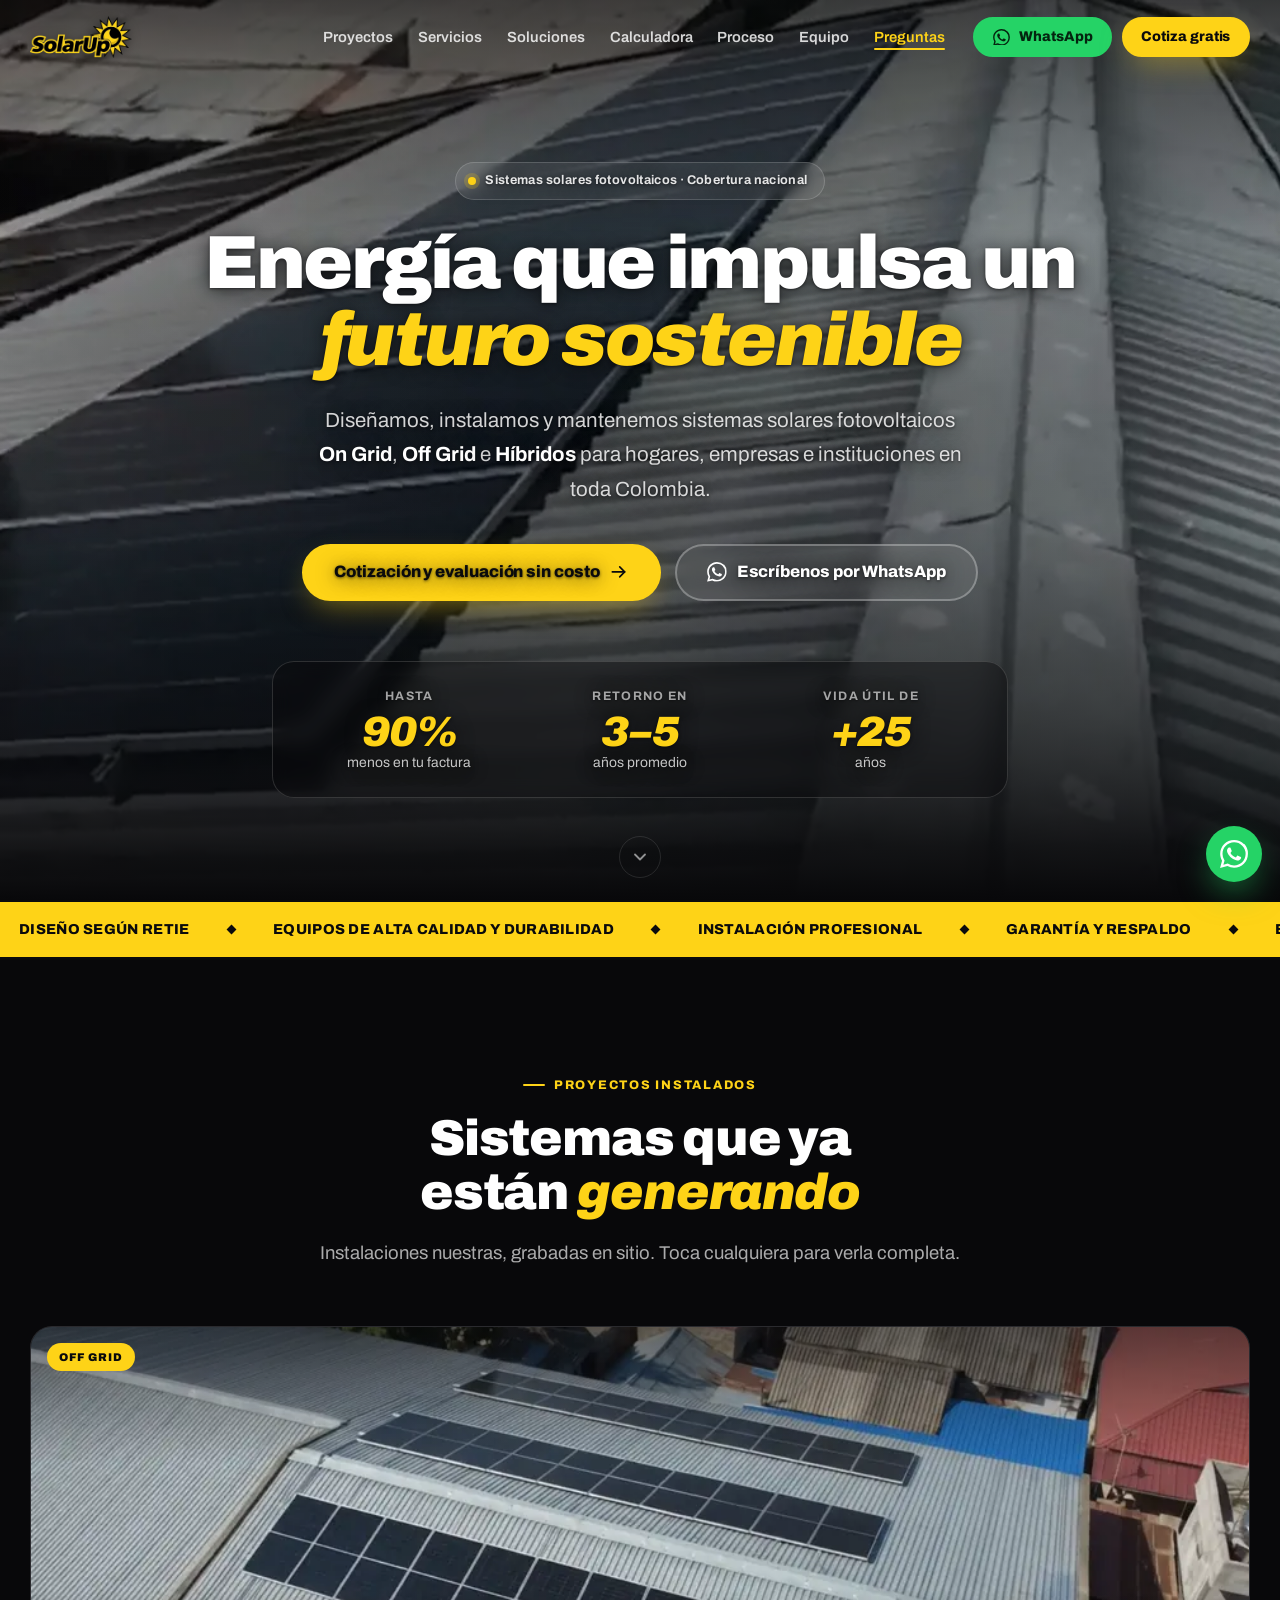
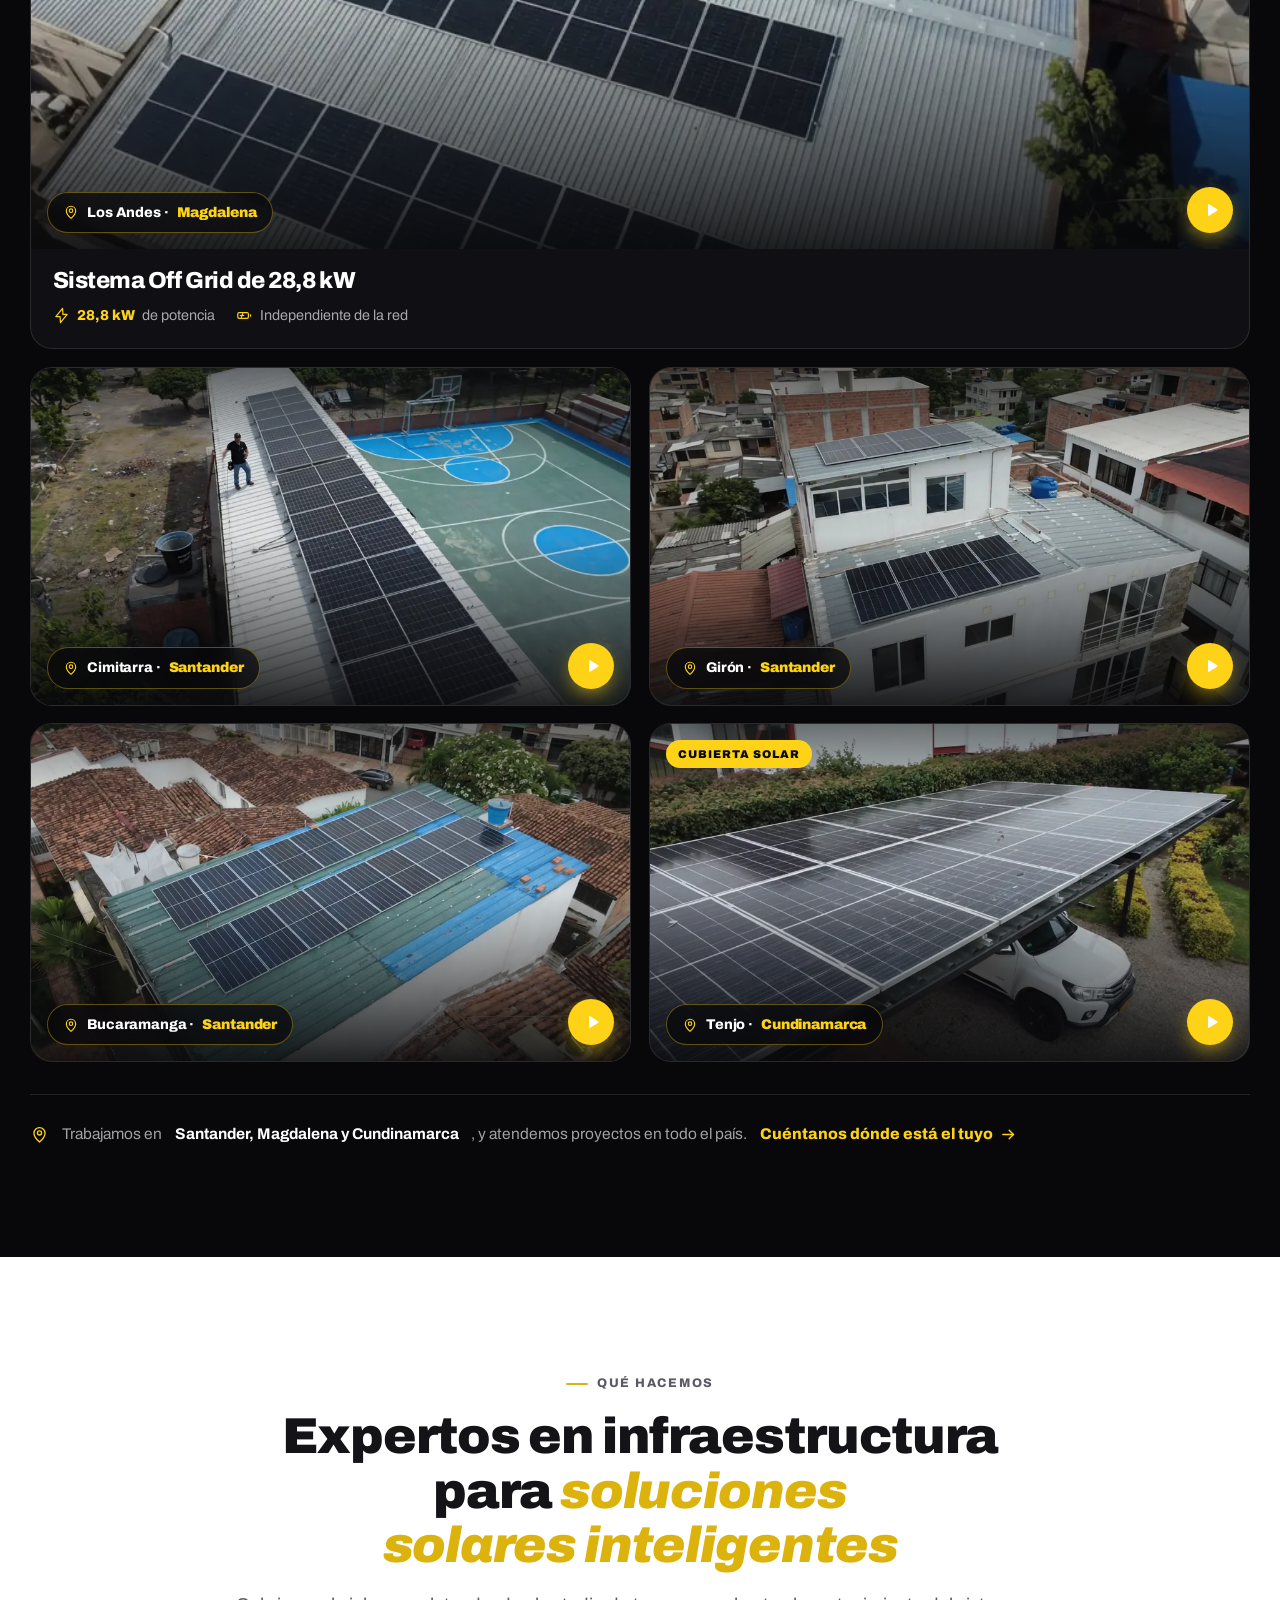
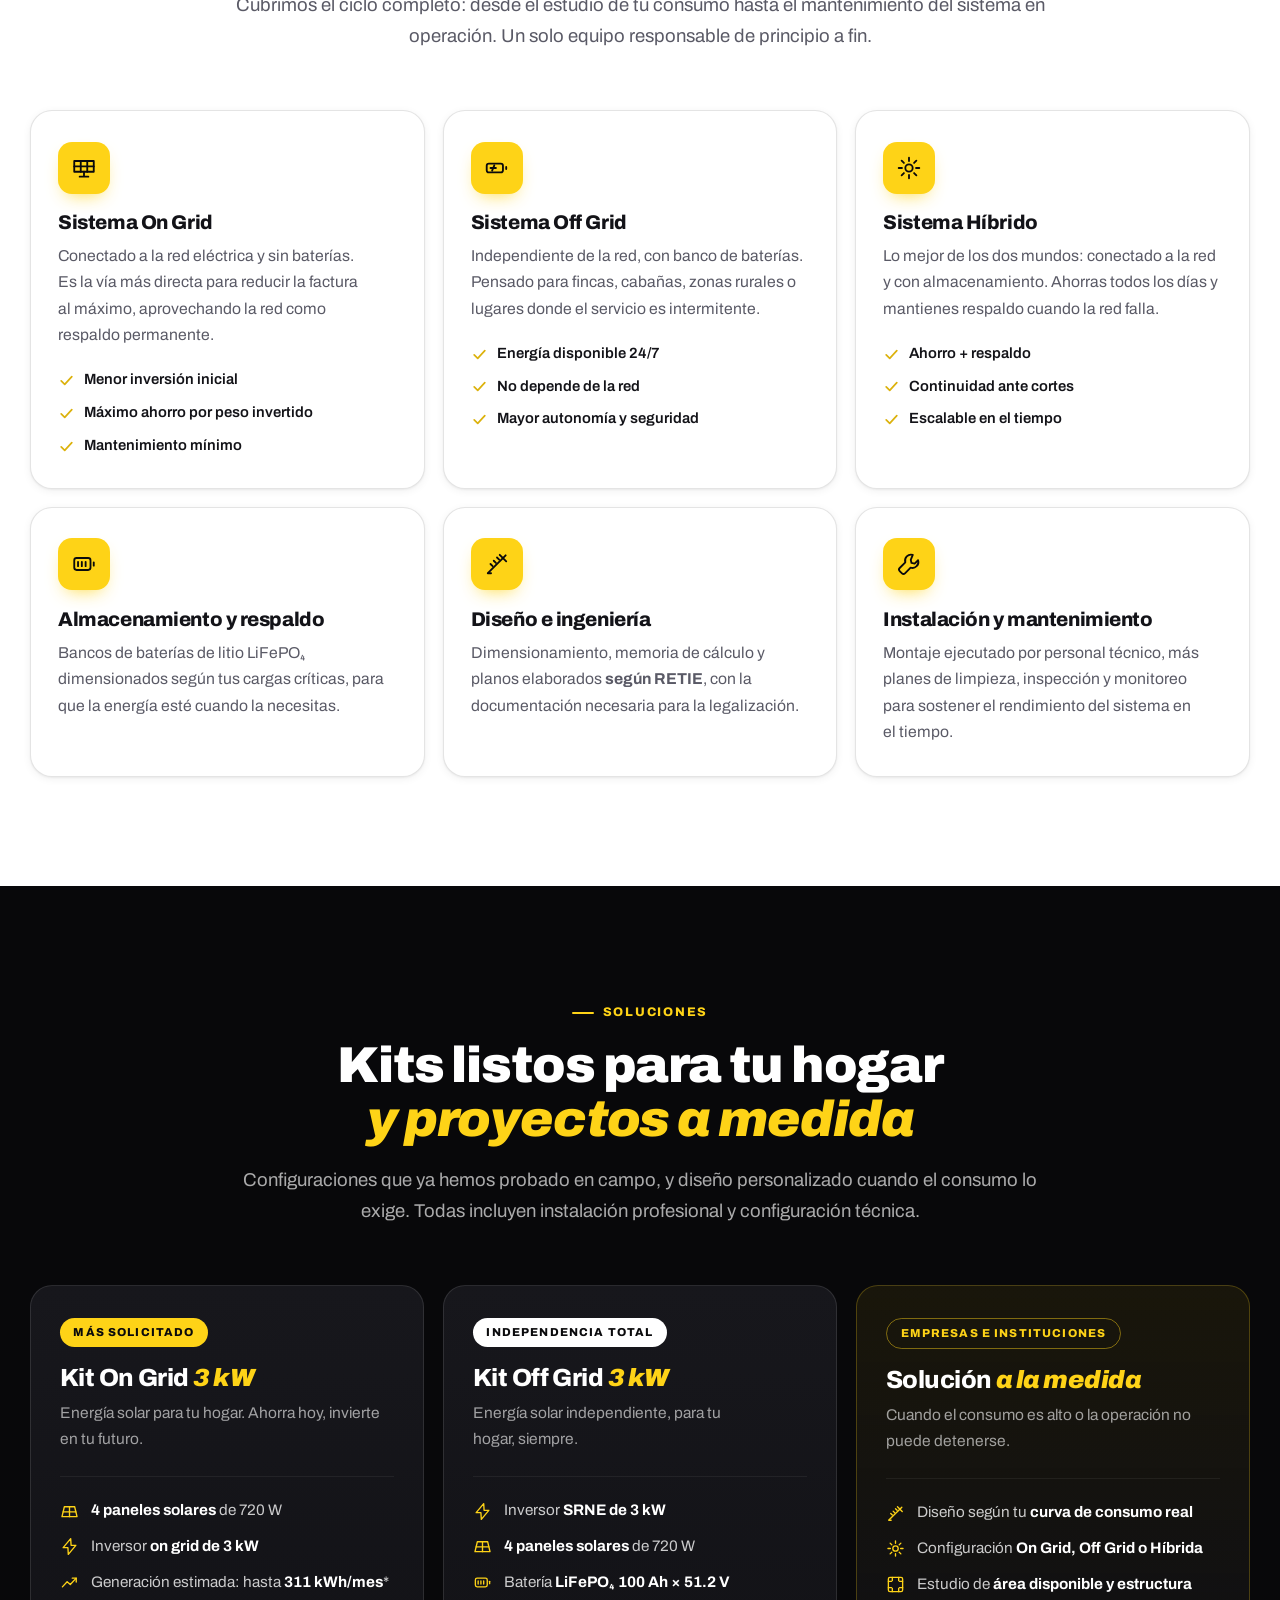
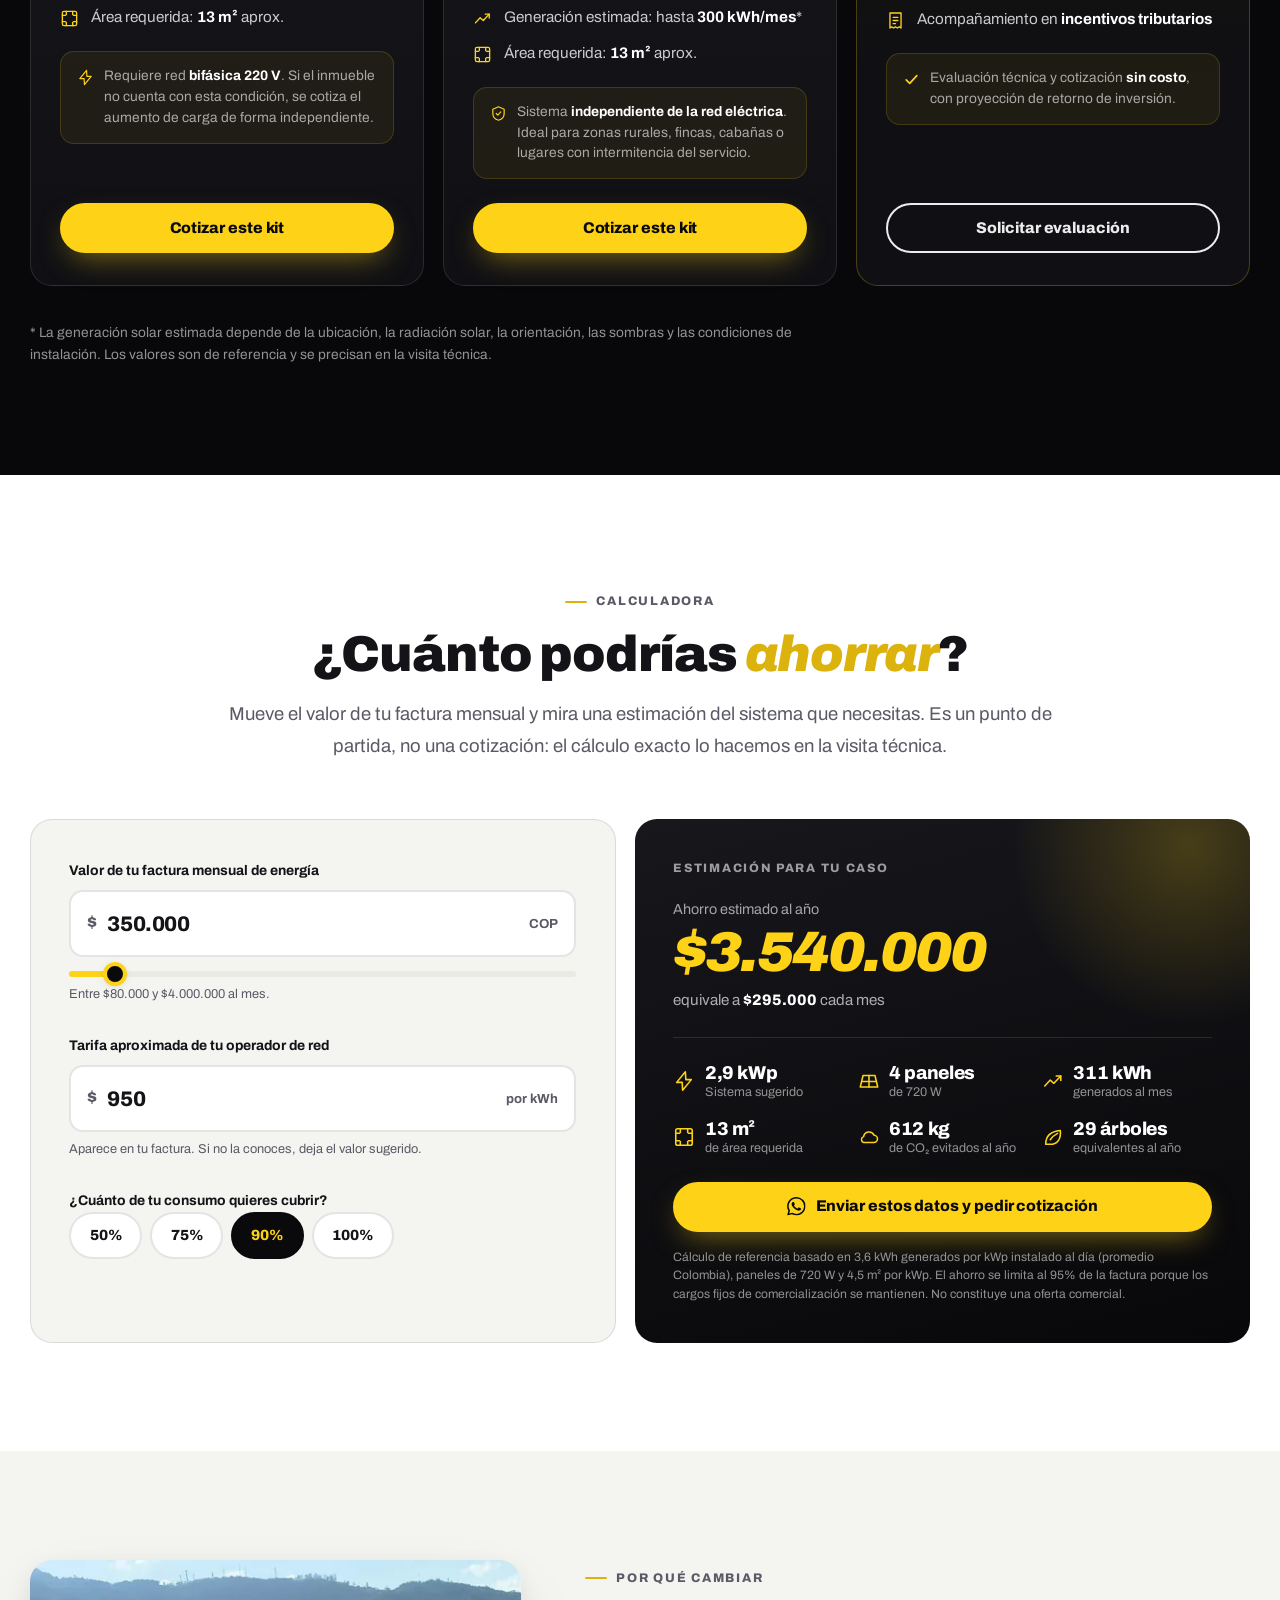
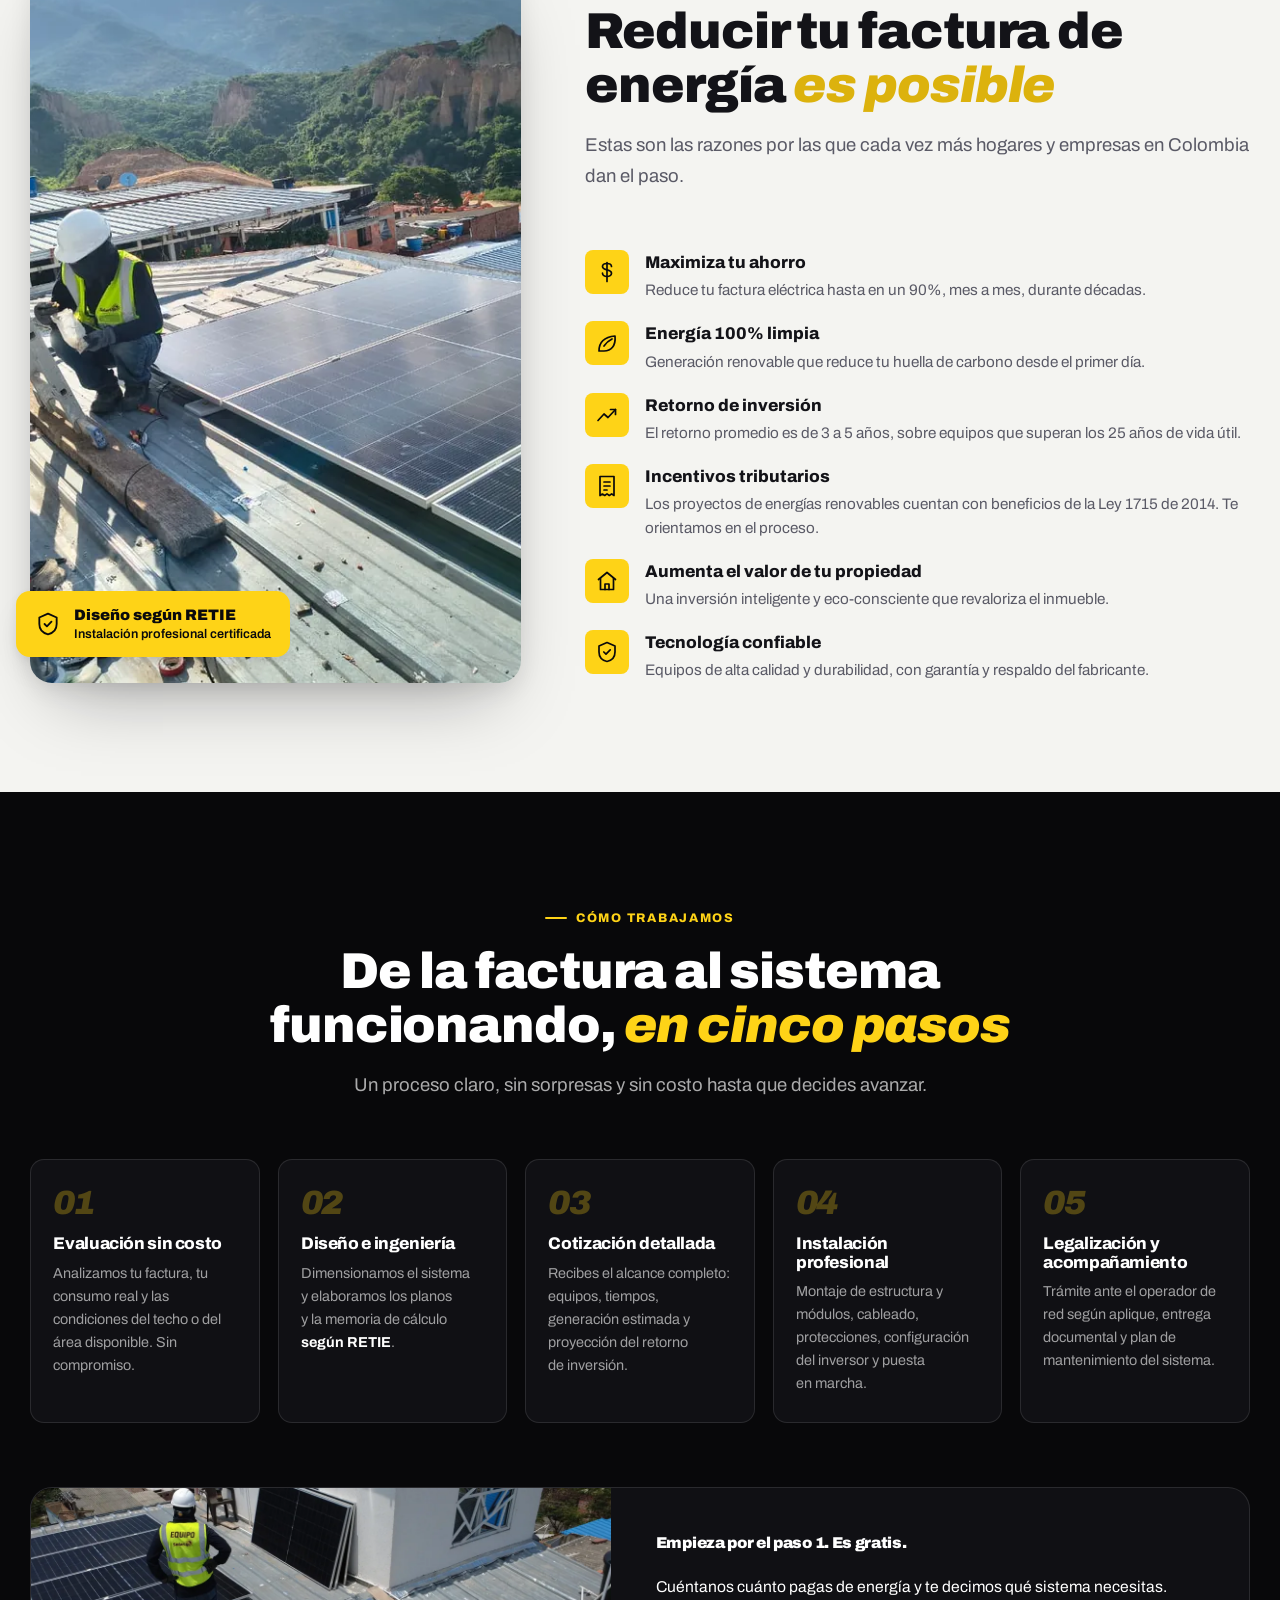
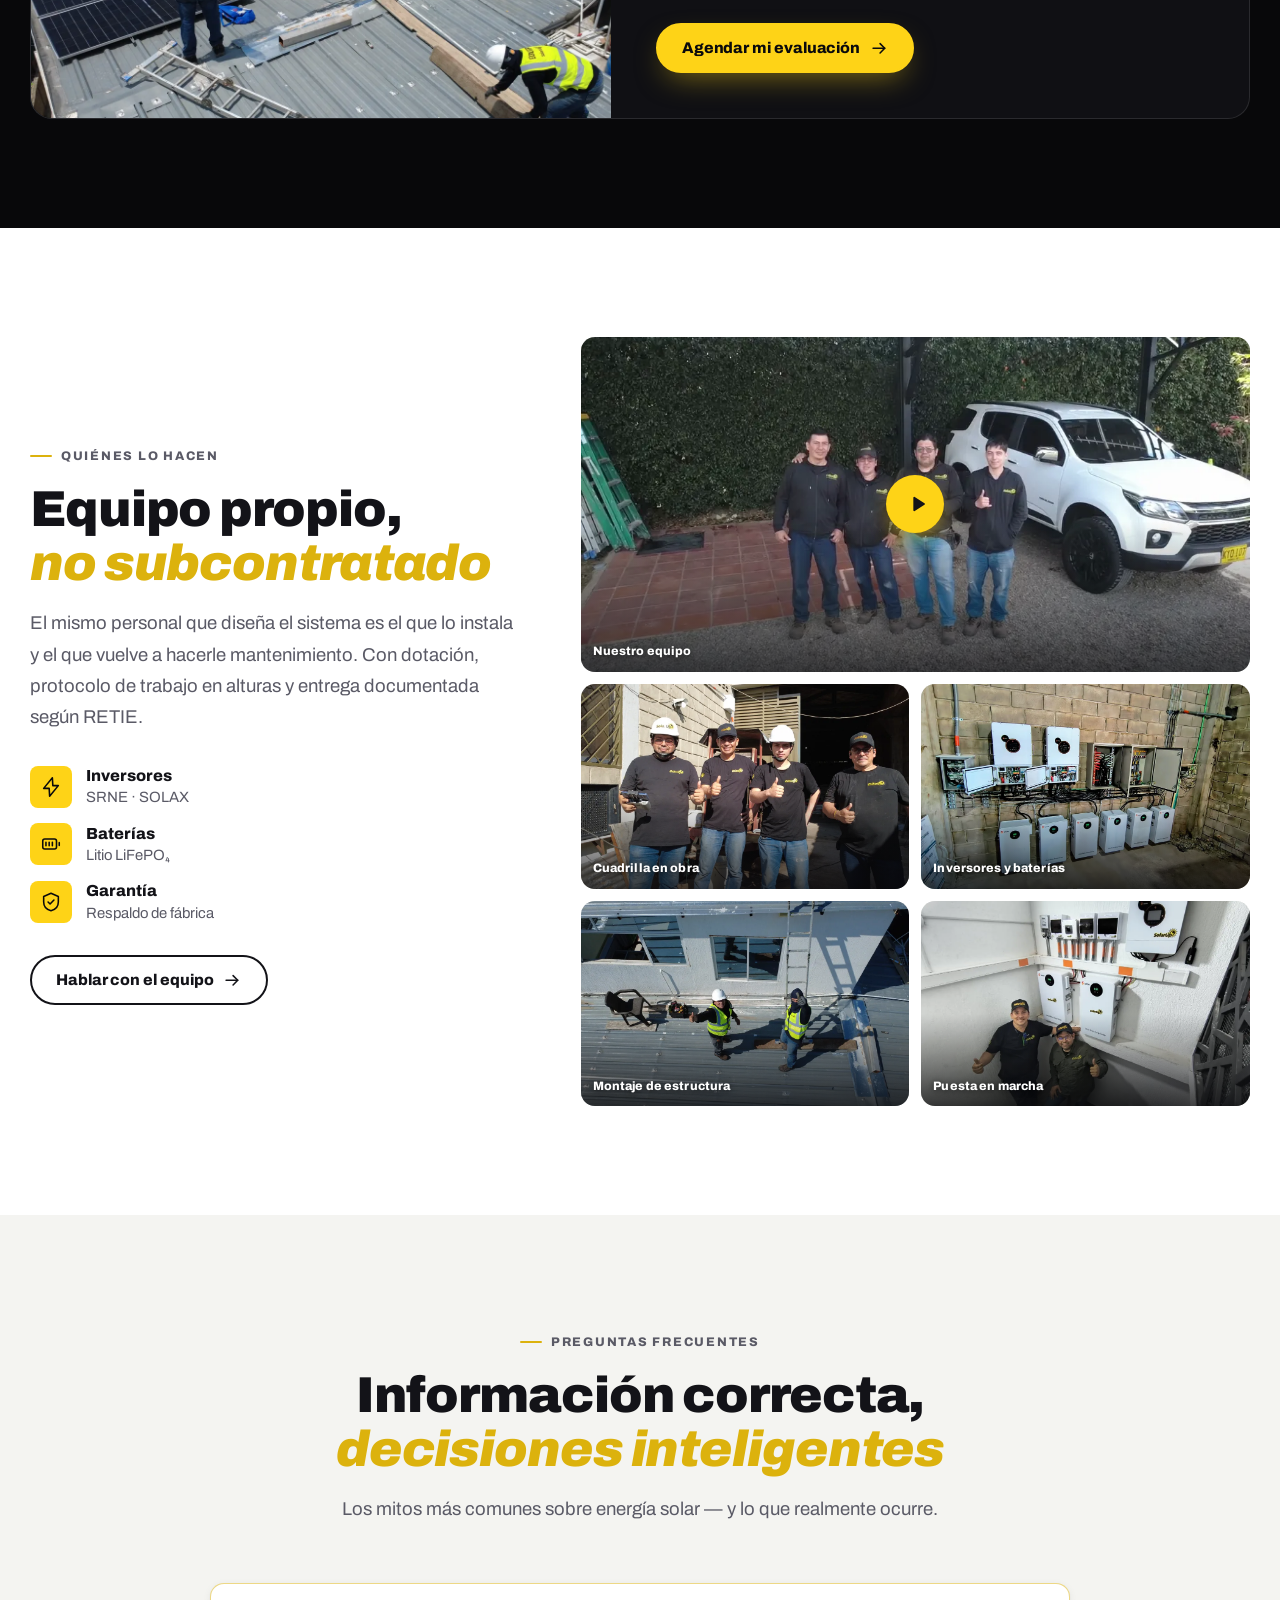
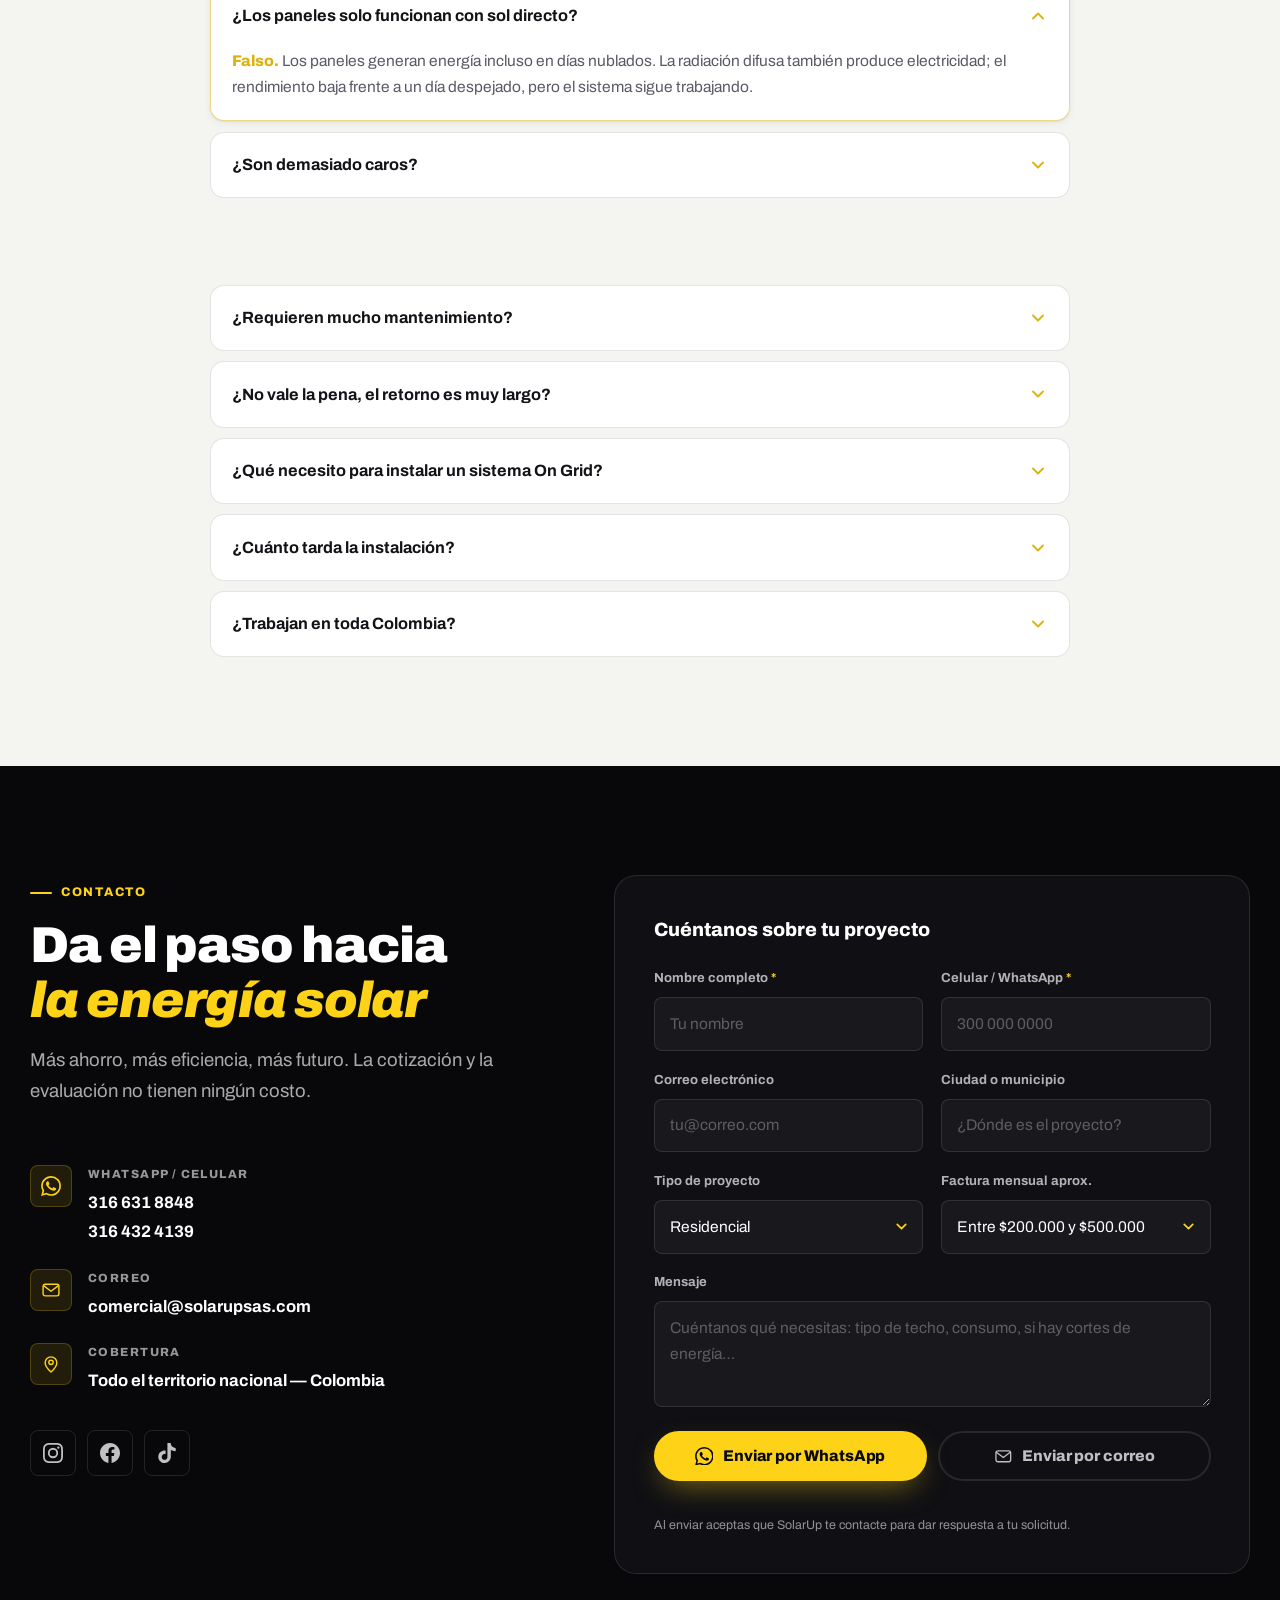
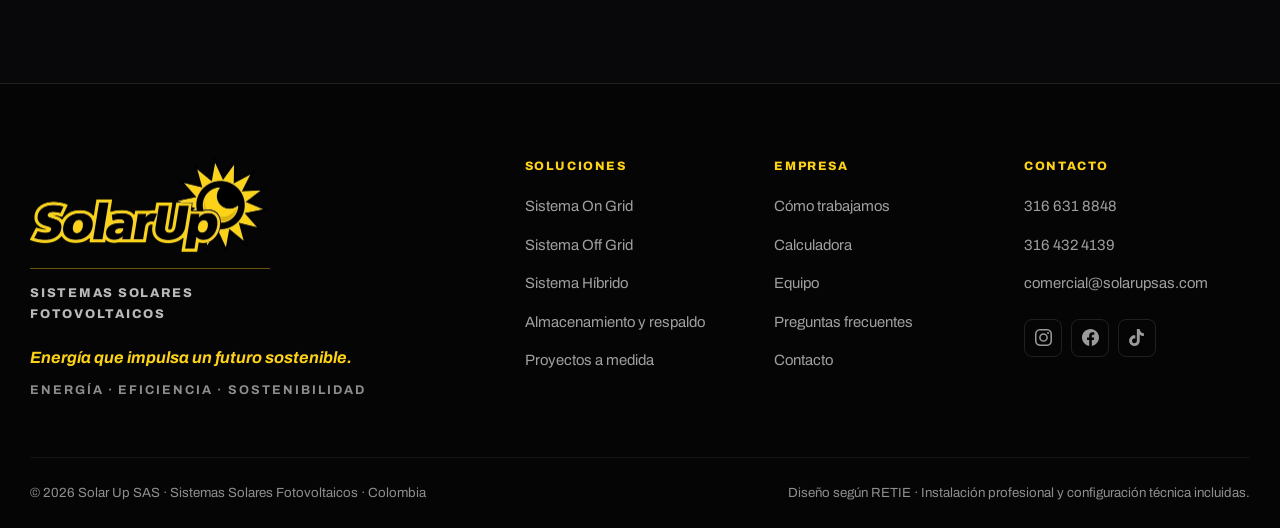
<file: index.html>
<!DOCTYPE html>
<html lang="es-CO">
<head>
<meta charset="utf-8">
<meta name="viewport" content="width=device-width, initial-scale=1, viewport-fit=cover">
<title>SolarUp | Sistemas Solares Fotovoltaicos en Colombia</title>
<meta name="description" content="SolarUp diseña, instala y mantiene sistemas solares fotovoltaicos On Grid, Off Grid e Híbridos para hogares, empresas e instituciones en toda Colombia. Diseño según RETIE. Cotización y evaluación sin costo.">
<meta name="theme-color" content="#08080A">
<meta name="author" content="Solar Up SAS">
<link rel="canonical" href="https://solarupsas.com/">

<meta property="og:type" content="website">
<meta property="og:locale" content="es_CO">
<meta property="og:site_name" content="SolarUp">
<meta property="og:title" content="SolarUp | Energía que impulsa un futuro sostenible">
<meta property="og:description" content="Sistemas solares fotovoltaicos On Grid, Off Grid e Híbridos. Diseño, instalación y mantenimiento con cobertura nacional. Cotización sin costo.">
<meta property="og:url" content="https://solarupsas.com/">
<meta property="og:image" content="https://solarupsas.com/assets/img/og-solarup.jpg">
<meta property="og:image:width" content="1200">
<meta property="og:image:height" content="630">
<meta name="twitter:card" content="summary_large_image">
<meta name="twitter:title" content="SolarUp | Energía que impulsa un futuro sostenible">
<meta name="twitter:description" content="Sistemas solares fotovoltaicos On Grid, Off Grid e Híbridos. Cobertura nacional. Cotización sin costo.">
<meta name="twitter:image" content="https://solarupsas.com/assets/img/og-solarup.jpg">

<link rel="icon" href="favicon.ico" sizes="any">
<link rel="icon" href="assets/icons/icon-192.png" type="image/png">
<link rel="apple-touch-icon" href="assets/icons/icon-180.png">
<link rel="manifest" href="site.webmanifest">

<link rel="preconnect" href="https://fonts.googleapis.com">
<link rel="preconnect" href="https://fonts.gstatic.com" crossorigin>
<link rel="preload" as="image" href="assets/img/hero-video-poster.webp" fetchpriority="high">
<link href="https://fonts.googleapis.com/css2?family=Archivo:ital,wght@0,400;0,500;0,600;0,700;0,800;0,900;1,800;1,900&display=swap" rel="stylesheet">
<link rel="stylesheet" href="assets/css/styles.css">
<script>document.documentElement.classList.add('js');</script>

<script type="application/ld+json">
{
  "@context": "https://schema.org",
  "@type": "Organization",
  "@id": "https://solarupsas.com/#organizacion",
  "name": "Solar Up SAS",
  "alternateName": "SolarUp",
  "description": "Diseño, instalación y mantenimiento de sistemas solares fotovoltaicos On Grid, Off Grid e Híbridos en Colombia.",
  "url": "https://solarupsas.com/",
  "logo": "https://solarupsas.com/assets/img/logo-lockup.png",
  "image": "https://solarupsas.com/assets/img/og-solarup.jpg",
  "slogan": "Energía que impulsa un futuro sostenible",
  "email": "comercial@solarupsas.com",
  "telephone": "+57 316 631 8848",
  "areaServed": { "@type": "Country", "name": "Colombia" },
  "address": { "@type": "PostalAddress", "addressCountry": "CO" },
  "contactPoint": [{
    "@type": "ContactPoint",
    "contactType": "sales",
    "name": "Dirección Comercial",
    "telephone": "+57 316 631 8848",
    "email": "comercial@solarupsas.com",
    "areaServed": "CO",
    "availableLanguage": "Spanish"
  }],
  "sameAs": [
    "https://www.instagram.com/solarup.sas/",
    "https://www.facebook.com/profile.php?id=61586364581322",
    "https://www.tiktok.com/@solar.up5"
  ],
  "makesOffer": [
    { "@type": "Offer", "itemOffered": { "@type": "Service", "name": "Sistemas fotovoltaicos On Grid" } },
    { "@type": "Offer", "itemOffered": { "@type": "Service", "name": "Sistemas fotovoltaicos Off Grid" } },
    { "@type": "Offer", "itemOffered": { "@type": "Service", "name": "Sistemas fotovoltaicos Híbridos" } },
    { "@type": "Offer", "itemOffered": { "@type": "Service", "name": "Almacenamiento y respaldo energético" } },
    { "@type": "Offer", "itemOffered": { "@type": "Service", "name": "Diseño, instalación y mantenimiento de sistemas solares" } }
  ]
}
</script>
<script type="application/ld+json">
{
  "@context": "https://schema.org",
  "@type": "FAQPage",
  "mainEntity": [
    { "@type": "Question", "name": "¿Los paneles solares solo funcionan con sol directo?",
      "acceptedAnswer": { "@type": "Answer", "text": "No. Los paneles generan energía incluso en días nublados. La radiación difusa también produce electricidad, aunque el rendimiento sea menor que en un día despejado." } },
    { "@type": "Question", "name": "¿Los paneles solares son demasiado caros?",
      "acceptedAnswer": { "@type": "Answer", "text": "Los costos han bajado drásticamente en los últimos años y el ahorro en la factura compensa la inversión. Además existen incentivos tributarios de la Ley 1715 de 2014 para proyectos de energías renovables." } },
    { "@type": "Question", "name": "¿Necesito baterías para que funcionen?",
      "acceptedAnswer": { "@type": "Answer", "text": "No necesariamente. Los sistemas On Grid funcionan conectados a la red sin baterías. Las baterías se usan en sistemas Off Grid e Híbridos, cuando se requiere autonomía o respaldo ante cortes." } },
    { "@type": "Question", "name": "¿Requieren mucho mantenimiento?",
      "acceptedAnswer": { "@type": "Answer", "text": "No. Son equipos muy duraderos y necesitan mantenimiento mínimo: limpieza periódica de los módulos e inspección del sistema." } },
    { "@type": "Question", "name": "¿Cuánto tarda el retorno de la inversión?",
      "acceptedAnswer": { "@type": "Answer", "text": "El retorno de inversión promedio es de 3 a 5 años, y los sistemas duran más de 25 años. El plazo exacto depende del consumo, la tarifa y las condiciones de instalación." } },
    { "@type": "Question", "name": "¿Qué necesito para instalar un sistema On Grid?",
      "acceptedAnswer": { "@type": "Answer", "text": "Un área con buena exposición solar y una red eléctrica adecuada. El kit de 3 kW requiere red bifásica de 220 V; si el inmueble no cuenta con esta condición, se cotiza el aumento de carga de forma independiente." } },
    { "@type": "Question", "name": "¿SolarUp trabaja en toda Colombia?",
      "acceptedAnswer": { "@type": "Answer", "text": "Sí. SolarUp tiene cobertura nacional para diseño, instalación y mantenimiento de sistemas solares fotovoltaicos." } }
  ]
}
</script>
</head>
<body>

<a class="skip-link" href="#contenido">Saltar al contenido</a>

<svg class="sprite" aria-hidden="true" focusable="false" xmlns="http://www.w3.org/2000/svg">
  <defs>
    <symbol id="i-grid" viewBox="0 0 24 24" fill="none" stroke="currentColor" stroke-width="1.7" stroke-linecap="round" stroke-linejoin="round">
      <path d="M3 5.5h18v10H3z"/><path d="M3 10.5h18M9 5.5v10M15 5.5v10"/><path d="M8 20h8M12 15.5V20"/>
    </symbol>
    <symbol id="i-offgrid" viewBox="0 0 24 24" fill="none" stroke="currentColor" stroke-width="1.7" stroke-linecap="round" stroke-linejoin="round">
      <rect x="2.5" y="8" width="15" height="8" rx="2"/><path d="M20.5 11v2"/><path d="M6 12h5"/><path d="m9.5 9.5-2 5"/>
    </symbol>
    <symbol id="i-hybrid" viewBox="0 0 24 24" fill="none" stroke="currentColor" stroke-width="1.7" stroke-linecap="round" stroke-linejoin="round">
      <circle cx="12" cy="12" r="3.4"/><path d="M12 2.5v3M12 18.5v3M2.5 12h3M18.5 12h3M5.2 5.2l2.1 2.1M16.7 16.7l2.1 2.1M18.8 5.2l-2.1 2.1M7.3 16.7l-2.1 2.1"/>
    </symbol>
    <symbol id="i-battery" viewBox="0 0 24 24" fill="none" stroke="currentColor" stroke-width="1.7" stroke-linecap="round" stroke-linejoin="round">
      <rect x="3" y="6.5" width="15" height="11" rx="2.2"/><path d="M21 10.5v3"/><path d="M6.5 10v4M10 10v4M13.5 10v4"/>
    </symbol>
    <symbol id="i-design" viewBox="0 0 24 24" fill="none" stroke="currentColor" stroke-width="1.7" stroke-linecap="round" stroke-linejoin="round">
      <path d="M4 20 20 4"/><path d="M14.5 3.5 20.5 9.5"/><path d="m6 12 2 2M9 9l2 2M12 6l2 2"/><path d="M3.5 20.5h3"/>
    </symbol>
    <symbol id="i-wrench" viewBox="0 0 24 24" fill="none" stroke="currentColor" stroke-width="1.7" stroke-linecap="round" stroke-linejoin="round">
      <path d="M15.5 3.6a5.5 5.5 0 0 0-6.9 6.9l-5.2 5.2a2 2 0 0 0 0 2.8l2.1 2.1a2 2 0 0 0 2.8 0l5.2-5.2a5.5 5.5 0 0 0 6.9-6.9l-3.2 3.2-2.9-.7-.7-2.9z"/>
    </symbol>
    <symbol id="i-savings" viewBox="0 0 24 24" fill="none" stroke="currentColor" stroke-width="1.7" stroke-linecap="round" stroke-linejoin="round">
      <path d="M12 2.5v19"/><path d="M16.5 6.5c0-1.9-2-3-4.5-3s-4.5 1.2-4.5 3 2 2.7 4.5 3.3 4.5 1.5 4.5 3.4-2 3.3-4.5 3.3-4.5-1.4-4.5-3.3"/>
    </symbol>
    <symbol id="i-leaf" viewBox="0 0 24 24" fill="none" stroke="currentColor" stroke-width="1.7" stroke-linecap="round" stroke-linejoin="round">
      <path d="M4 20c0-8 5-14 16-15 1 10-4 15-11 15-2 0-5 0-5 0z"/><path d="M9 15c2-3 5-5.5 8-7"/>
    </symbol>
    <symbol id="i-return" viewBox="0 0 24 24" fill="none" stroke="currentColor" stroke-width="1.7" stroke-linecap="round" stroke-linejoin="round">
      <path d="M3 17.5 9 11l4 3.5 7.5-8"/><path d="M15.5 6.5h5v5"/>
    </symbol>
    <symbol id="i-tax" viewBox="0 0 24 24" fill="none" stroke="currentColor" stroke-width="1.7" stroke-linecap="round" stroke-linejoin="round">
      <path d="M5 2.5h14v19l-2.3-1.6-2.4 1.6-2.3-1.6-2.3 1.6L7.4 20 5 21.5z"/><path d="M9 8h6M9 12h6M9 16h3"/>
    </symbol>
    <symbol id="i-home" viewBox="0 0 24 24" fill="none" stroke="currentColor" stroke-width="1.7" stroke-linecap="round" stroke-linejoin="round">
      <path d="M3.5 10.5 12 3.5l8.5 7"/><path d="M5.5 9.5v11h13v-11"/><path d="M10 20.5v-5.5h4v5.5"/>
    </symbol>
    <symbol id="i-shield" viewBox="0 0 24 24" fill="none" stroke="currentColor" stroke-width="1.7" stroke-linecap="round" stroke-linejoin="round">
      <path d="M12 2.5 20 6v6c0 5-3.4 8.4-8 9.5C7.4 20.4 4 17 4 12V6z"/><path d="m8.8 12 2.2 2.2 4.2-4.4"/>
    </symbol>
    <symbol id="i-check" viewBox="0 0 24 24" fill="none" stroke="currentColor" stroke-width="2.4" stroke-linecap="round" stroke-linejoin="round">
      <path d="m4.5 12.5 5 5 10-11"/>
    </symbol>
    <symbol id="i-bolt" viewBox="0 0 24 24" fill="none" stroke="currentColor" stroke-width="1.7" stroke-linecap="round" stroke-linejoin="round">
      <path d="M13.5 2 4 13.5h6L10.5 22 20 10.5h-6z"/>
    </symbol>
    <symbol id="i-panel" viewBox="0 0 24 24" fill="none" stroke="currentColor" stroke-width="1.7" stroke-linecap="round" stroke-linejoin="round">
      <path d="M2.5 18.5 5.5 6h13l3 12.5z"/><path d="M4 12.5h16M12 6v12.5"/>
    </symbol>
    <symbol id="i-ruler" viewBox="0 0 24 24" fill="none" stroke="currentColor" stroke-width="1.7" stroke-linecap="round" stroke-linejoin="round">
      <rect x="3" y="3" width="18" height="18" rx="2"/><path d="M8 3v4M16 3v4M3 8h4M3 16h4M21 8h-4M21 16h-4M8 21v-4M16 21v-4"/>
    </symbol>
    <symbol id="i-co2" viewBox="0 0 24 24" fill="none" stroke="currentColor" stroke-width="1.7" stroke-linecap="round" stroke-linejoin="round">
      <path d="M6 18h11a4 4 0 0 0 .5-8 6 6 0 0 0-11.4 1.6A3.4 3.4 0 0 0 6 18z"/>
    </symbol>
    <symbol id="i-phone" viewBox="0 0 24 24" fill="none" stroke="currentColor" stroke-width="1.7" stroke-linecap="round" stroke-linejoin="round">
      <path d="M6.5 3h3l1.5 4-2 1.5a12 12 0 0 0 6.5 6.5l1.5-2 4 1.5v3a2 2 0 0 1-2.2 2A16.5 16.5 0 0 1 4.5 5.2 2 2 0 0 1 6.5 3z"/>
    </symbol>
    <symbol id="i-mail" viewBox="0 0 24 24" fill="none" stroke="currentColor" stroke-width="1.7" stroke-linecap="round" stroke-linejoin="round">
      <rect x="2.5" y="5" width="19" height="14" rx="2.5"/><path d="m3.5 7 8.5 6.5L20.5 7"/>
    </symbol>
    <symbol id="i-pin" viewBox="0 0 24 24" fill="none" stroke="currentColor" stroke-width="1.7" stroke-linecap="round" stroke-linejoin="round">
      <path d="M12 21.5s7-6.1 7-11.1a7 7 0 1 0-14 0c0 5 7 11.1 7 11.1z"/><circle cx="12" cy="10" r="2.6"/>
    </symbol>
    <symbol id="i-arrow" viewBox="0 0 24 24" fill="none" stroke="currentColor" stroke-width="2" stroke-linecap="round" stroke-linejoin="round">
      <path d="M4 12h15"/><path d="m13 6 6 6-6 6"/>
    </symbol>
    <symbol id="i-chevron" viewBox="0 0 24 24" fill="none" stroke="currentColor" stroke-width="2.2" stroke-linecap="round" stroke-linejoin="round">
      <path d="m6 9 6 6 6-6"/>
    </symbol>
    <symbol id="i-play" viewBox="0 0 24 24" fill="currentColor">
      <path d="M8 5.2v13.6a1 1 0 0 0 1.53.85l10.6-6.8a1 1 0 0 0 0-1.7L9.53 4.35A1 1 0 0 0 8 5.2z"/>
    </symbol>
    <symbol id="i-close" viewBox="0 0 24 24" fill="none" stroke="currentColor" stroke-width="2.2" stroke-linecap="round">
      <path d="M5.5 5.5 18.5 18.5M18.5 5.5 5.5 18.5"/>
    </symbol>
    <symbol id="i-whatsapp" viewBox="0 0 24 24" fill="currentColor">
      <path d="M17.472 14.382c-.297-.149-1.758-.867-2.03-.967-.273-.099-.471-.148-.67.15-.197.297-.767.966-.94 1.164-.173.199-.347.223-.644.075-.297-.15-1.255-.463-2.39-1.475-.883-.788-1.48-1.761-1.653-2.059-.173-.297-.018-.458.13-.606.134-.133.298-.347.446-.52.149-.174.198-.298.298-.497.099-.198.05-.371-.025-.52-.075-.149-.669-1.612-.916-2.207-.242-.579-.487-.5-.669-.51a12.8 12.8 0 0 0-.57-.01c-.198 0-.52.074-.792.372-.272.297-1.04 1.016-1.04 2.479 0 1.462 1.065 2.875 1.213 3.074.149.198 2.096 3.2 5.077 4.487.709.306 1.262.489 1.694.625.712.227 1.36.195 1.871.118.571-.085 1.758-.719 2.006-1.413.248-.694.248-1.289.173-1.413-.074-.124-.272-.198-.57-.347M12.05 21.785h-.004a9.87 9.87 0 0 1-5.031-1.378l-.361-.214-3.741.982.998-3.648-.235-.374a9.86 9.86 0 0 1-1.51-5.26c.001-5.45 4.436-9.884 9.888-9.884 2.64 0 5.122 1.03 6.988 2.898a9.825 9.825 0 0 1 2.893 6.994c-.003 5.45-4.437 9.884-9.885 9.884m8.413-18.297A11.815 11.815 0 0 0 12.05 0C5.495 0 .16 5.335.157 11.892c0 2.096.547 4.142 1.588 5.945L.057 24l6.305-1.654a11.882 11.882 0 0 0 5.683 1.448h.005c6.554 0 11.89-5.335 11.893-11.893A11.821 11.821 0 0 0 20.885 3.488"/>
    </symbol>
    <symbol id="i-instagram" viewBox="0 0 24 24" fill="currentColor">
      <path d="M12 0C8.74 0 8.333.015 7.053.072 5.775.132 4.905.333 4.14.63c-.789.306-1.459.717-2.126 1.384S.935 3.35.63 4.14C.333 4.905.131 5.775.072 7.053.012 8.333 0 8.74 0 12s.015 3.667.072 4.947c.06 1.277.261 2.148.558 2.913.306.788.717 1.459 1.384 2.126.667.666 1.336 1.079 2.126 1.384.766.296 1.636.499 2.913.558C8.333 23.988 8.74 24 12 24s3.667-.015 4.947-.072c1.277-.06 2.148-.262 2.913-.558.788-.306 1.459-.718 2.126-1.384.666-.667 1.079-1.335 1.384-2.126.296-.765.499-1.636.558-2.913.06-1.28.072-1.687.072-4.947s-.015-3.667-.072-4.947c-.06-1.277-.262-2.149-.558-2.913-.306-.789-.718-1.459-1.384-2.126C21.319 1.347 20.651.935 19.86.63c-.765-.297-1.636-.499-2.913-.558C15.667.012 15.26 0 12 0zm0 2.16c3.203 0 3.585.016 4.85.071 1.17.055 1.805.249 2.227.415.562.217.96.477 1.382.896.419.42.679.819.896 1.381.164.422.36 1.057.413 2.227.057 1.266.07 1.646.07 4.85s-.015 3.585-.074 4.85c-.061 1.17-.256 1.805-.421 2.227-.224.562-.479.96-.899 1.382-.419.419-.824.679-1.38.896-.42.164-1.065.36-2.235.413-1.274.057-1.649.07-4.859.07-3.211 0-3.586-.015-4.859-.074-1.171-.061-1.816-.256-2.236-.421-.569-.224-.96-.479-1.379-.899-.421-.419-.69-.824-.9-1.38-.165-.42-.359-1.065-.42-2.235-.045-1.26-.061-1.649-.061-4.844 0-3.196.016-3.586.061-4.861.061-1.17.255-1.814.42-2.234.21-.57.479-.96.9-1.381.419-.419.81-.689 1.379-.898.42-.166 1.051-.361 2.221-.421 1.275-.045 1.65-.06 4.859-.06zm0 3.678a6.162 6.162 0 1 0 0 12.324 6.162 6.162 0 0 0 0-12.324zM12 16a4 4 0 1 1 0-8 4 4 0 0 1 0 8zm7.846-10.405a1.441 1.441 0 0 1-2.88 0 1.44 1.44 0 0 1 2.88 0z"/>
    </symbol>
    <symbol id="i-facebook" viewBox="0 0 24 24" fill="currentColor">
      <path d="M24 12.073c0-6.627-5.373-12-12-12s-12 5.373-12 12c0 5.99 4.388 10.954 10.125 11.854v-8.385H7.078v-3.47h3.047V9.43c0-3.007 1.792-4.669 4.533-4.669 1.312 0 2.686.235 2.686.235v2.953H15.83c-1.491 0-1.956.925-1.956 1.874v2.25h3.328l-.532 3.47h-2.796v8.385C19.612 23.027 24 18.062 24 12.073z"/>
    </symbol>
    <symbol id="i-tiktok" viewBox="0 0 24 24" fill="currentColor">
      <path d="M12.525.02c1.31-.02 2.61-.01 3.91-.02.08 1.53.63 3.09 1.75 4.17 1.12 1.11 2.7 1.62 4.24 1.79v4.03c-1.44-.05-2.89-.35-4.2-.97-.57-.26-1.1-.59-1.62-.93-.01 2.92.01 5.84-.02 8.75-.08 1.4-.54 2.79-1.35 3.94-1.31 1.92-3.58 3.17-5.91 3.21-1.43.08-2.86-.31-4.08-1.03-2.02-1.19-3.44-3.37-3.65-5.71-.02-.5-.03-1-.01-1.49.18-1.9 1.12-3.72 2.58-4.96 1.66-1.44 3.98-2.13 6.15-1.72.02 1.48-.04 2.96-.04 4.44-.99-.32-2.15-.23-3.02.37-.63.41-1.11 1.04-1.36 1.75-.21.51-.15 1.07-.14 1.61.24 1.64 1.82 3.02 3.5 2.87 1.12-.01 2.19-.66 2.77-1.61.19-.33.4-.67.41-1.06.1-1.79.06-3.57.07-5.36.01-4.03-.01-8.05.02-12.07z"/>
    </symbol>
  </defs>
</svg>


<!-- ══════════════ HEADER ══════════════ -->
<header class="hdr" id="hdr">
  <div class="wrap hdr__in">
    <a class="hdr__logo" href="#inicio" aria-label="SolarUp — inicio">
      <img src="assets/img/logo-header.webp" alt="SolarUp" width="480" height="197" fetchpriority="high">
    </a>

    <nav class="nav" id="nav" aria-label="Navegación principal">
      <ul class="nav__list">
        <li><a href="#proyectos">Proyectos</a></li>
        <li><a href="#servicios">Servicios</a></li>
        <li><a href="#soluciones">Soluciones</a></li>
        <li><a href="#calculadora">Calculadora</a></li>
        <li><a href="#proceso">Proceso</a></li>
        <li><a href="#equipo">Equipo</a></li>
        <li><a href="#faq">Preguntas</a></li>
      </ul>
      <div class="nav__cta">
        <a class="btn btn--wa btn--sm" href="https://wa.me/573166318848?text=Hola%20SolarUp%2C%20quiero%20informaci%C3%B3n%20sobre%20sistemas%20solares%20fotovoltaicos." target="_blank" rel="noopener">
          <svg class="ico" aria-hidden="true"><use href="#i-whatsapp"/></svg> WhatsApp
        </a>
        <a class="btn btn--sun btn--sm" href="#contacto">Cotiza gratis</a>
      </div>
    </nav>

    <button class="burger" id="burger" type="button" aria-label="Abrir menú" aria-expanded="false" aria-controls="nav">
      <span></span><span></span><span></span>
    </button>
  </div>
</header>


<main id="contenido">

<!-- ══════════════ HERO ══════════════ -->
<section class="hero" id="inicio">
  <!-- La foto es la portada; el JavaScript inserta el video encima solo en
       pantallas grandes y si el visitante no pidió reducir el movimiento. -->
  <div class="hero__bg" data-video="assets/video/hero-solarup.mp4">
    <img src="assets/img/hero-video-poster.webp" alt="" width="1440" height="810" fetchpriority="high" decoding="async">
  </div>

  <div class="wrap hero__in">
    <p class="eyebrow reveal">
      <span class="eyebrow__dot"></span>
      Sistemas solares fotovoltaicos · Cobertura nacional
    </p>

    <h1 class="hero__title reveal">
      Energía que impulsa un
      <em>futuro sostenible</em>
    </h1>

    <p class="hero__lead reveal">
      Diseñamos, instalamos y mantenemos sistemas solares fotovoltaicos
      <strong>On&nbsp;Grid</strong>, <strong>Off&nbsp;Grid</strong> e <strong>Híbridos</strong>
      para hogares, empresas e instituciones en toda Colombia.
    </p>

    <div class="hero__actions reveal">
      <a class="btn btn--sun btn--lg" href="#contacto">
        Cotización y evaluación sin costo
        <svg class="ico" aria-hidden="true"><use href="#i-arrow"/></svg>
      </a>
      <a class="btn btn--ghost btn--lg" href="https://wa.me/573166318848?text=Hola%20SolarUp%2C%20quiero%20informaci%C3%B3n%20sobre%20sistemas%20solares%20fotovoltaicos." target="_blank" rel="noopener">
        <svg class="ico" aria-hidden="true"><use href="#i-whatsapp"/></svg>
        Escríbenos por WhatsApp
      </a>
    </div>

    <dl class="hero__stats reveal">
      <div class="stat">
        <dt>Hasta</dt>
        <dd><b>90%</b><span>menos en tu factura</span></dd>
      </div>
      <div class="stat">
        <dt>Retorno en</dt>
        <dd><b>3–5</b><span>años promedio</span></dd>
      </div>
      <div class="stat">
        <dt>Vida útil de</dt>
        <dd><b>+25</b><span>años</span></dd>
      </div>
    </dl>
  </div>

  <a class="hero__scroll" href="#servicios" aria-label="Ver servicios">
    <svg class="ico" aria-hidden="true"><use href="#i-chevron"/></svg>
  </a>
</section>


<!-- ══════════════ FRANJA DE CONFIANZA ══════════════ -->
<div class="marquee" aria-label="Nuestros diferenciales">
  <div class="marquee__track">
    <ul class="marquee__list">
      <li>Diseño según RETIE</li><li>Equipos de alta calidad y durabilidad</li>
      <li>Instalación profesional</li><li>Garantía y respaldo</li>
      <li>Evaluación sin costo</li><li>Legalización según aplique</li>
      <li>Energía · Eficiencia · Sostenibilidad</li>
    </ul>
    <ul class="marquee__list" aria-hidden="true">
      <li>Diseño según RETIE</li><li>Equipos de alta calidad y durabilidad</li>
      <li>Instalación profesional</li><li>Garantía y respaldo</li>
      <li>Evaluación sin costo</li><li>Legalización según aplique</li>
      <li>Energía · Eficiencia · Sostenibilidad</li>
    </ul>
  </div>
</div>


<!-- ══════════════ PROYECTOS ══════════════ -->
<section class="sec sec--ink proyectos" id="proyectos">
  <div class="wrap">
    <header class="sec__head reveal">
      <p class="kicker kicker--sun">Proyectos instalados</p>
      <h2 class="sec__title">Sistemas que ya están <em>generando</em></h2>
      <p class="sec__lead">
        Instalaciones nuestras, grabadas en sitio. Toca cualquiera para verla completa.
      </p>
    </header>

    <div class="pjs">
      <article class="pj pj--destacado reveal">
        <button class="pj__media" type="button"
                data-video="assets/video/proyectos/los-andes-magdalena.mp4"
                data-caption="Sistema Off Grid de 28,8 kW — Los Andes, Magdalena">
          <img src="assets/video/proyectos/los-andes-magdalena.webp"
               alt="Vista aérea de la cubierta con paneles solares del proyecto en Los Andes, Magdalena"
               width="960" height="540" loading="lazy" decoding="async">
          <span class="pj__tipo">Off Grid</span>
          <span class="pj__lugar">
            <svg class="ico" aria-hidden="true"><use href="#i-pin"/></svg>
            Los Andes · <b>Magdalena</b>
          </span>
          <span class="pj__play"><svg class="ico" aria-hidden="true"><use href="#i-play"/></svg></span>
        </button>
        <div class="pj__pie">
          <h3 class="pj__nombre">Sistema Off Grid de 28,8&nbsp;kW</h3>
          <ul class="pj__specs">
            <li><svg class="ico" aria-hidden="true"><use href="#i-bolt"/></svg><b>28,8 kW</b> de potencia</li>
            <li><svg class="ico" aria-hidden="true"><use href="#i-offgrid"/></svg>Independiente de la red</li>
          </ul>
        </div>
      </article>

      <article class="pj reveal">
        <button class="pj__media" type="button"
                data-video="assets/video/proyectos/cimitarra-santander.mp4"
                data-caption="Instalación en cubierta — Cimitarra, Santander">
          <img src="assets/video/proyectos/cimitarra-santander.webp"
               alt="Vista aérea de paneles solares instalados sobre una cubierta en Cimitarra, Santander"
               width="960" height="540" loading="lazy" decoding="async">
          <span class="pj__lugar">
            <svg class="ico" aria-hidden="true"><use href="#i-pin"/></svg>
            Cimitarra · <b>Santander</b>
          </span>
          <span class="pj__play"><svg class="ico" aria-hidden="true"><use href="#i-play"/></svg></span>
        </button>
      </article>

      <article class="pj reveal">
        <button class="pj__media" type="button"
                data-video="assets/video/proyectos/giron-santander.mp4"
                data-caption="Instalación residencial — Girón, Santander">
          <img src="assets/video/proyectos/giron-santander.webp"
               alt="Vista aérea de paneles solares sobre una vivienda en Girón, Santander"
               width="960" height="540" loading="lazy" decoding="async">
          <span class="pj__lugar">
            <svg class="ico" aria-hidden="true"><use href="#i-pin"/></svg>
            Girón · <b>Santander</b>
          </span>
          <span class="pj__play"><svg class="ico" aria-hidden="true"><use href="#i-play"/></svg></span>
        </button>
      </article>

      <article class="pj reveal">
        <button class="pj__media" type="button"
                data-video="assets/video/proyectos/bucaramanga-santander.mp4"
                data-caption="Instalación residencial — Bucaramanga, Santander">
          <img src="assets/video/proyectos/bucaramanga-santander.webp"
               alt="Vista aérea de paneles solares sobre una vivienda en Bucaramanga, Santander"
               width="960" height="540" loading="lazy" decoding="async">
          <span class="pj__lugar">
            <svg class="ico" aria-hidden="true"><use href="#i-pin"/></svg>
            Bucaramanga · <b>Santander</b>
          </span>
          <span class="pj__play"><svg class="ico" aria-hidden="true"><use href="#i-play"/></svg></span>
        </button>
      </article>

      <article class="pj reveal">
        <button class="pj__media" type="button"
                data-video="assets/video/proyectos/tenjo-cundinamarca.mp4"
                data-caption="Cubierta solar para parqueadero — Tenjo, Cundinamarca">
          <img src="assets/video/proyectos/tenjo-cundinamarca.webp"
               alt="Cubierta solar sobre un parqueadero en Tenjo, Cundinamarca"
               width="960" height="540" loading="lazy" decoding="async">
          <span class="pj__tipo">Cubierta solar</span>
          <span class="pj__lugar">
            <svg class="ico" aria-hidden="true"><use href="#i-pin"/></svg>
            Tenjo · <b>Cundinamarca</b>
          </span>
          <span class="pj__play"><svg class="ico" aria-hidden="true"><use href="#i-play"/></svg></span>
        </button>
      </article>
    </div>

    <p class="pjs__pie reveal">
      <svg class="ico" aria-hidden="true"><use href="#i-pin"/></svg>
      Trabajamos en <b>Santander, Magdalena y Cundinamarca</b>, y atendemos proyectos en todo el país.
      <a href="#contacto">Cuéntanos dónde está el tuyo <svg class="ico" aria-hidden="true"><use href="#i-arrow"/></svg></a>
    </p>
  </div>
</section>


<!-- ══════════════ SERVICIOS ══════════════ -->
<section class="sec sec--paper" id="servicios">
  <div class="wrap">
    <header class="sec__head reveal">
      <p class="kicker">Qué hacemos</p>
      <h2 class="sec__title">Expertos en infraestructura para <em>soluciones solares inteligentes</em></h2>
      <p class="sec__lead">
        Cubrimos el ciclo completo: desde el estudio de tu consumo hasta el mantenimiento del
        sistema en operación. Un solo equipo responsable de principio a fin.
      </p>
    </header>

    <div class="cards">
      <article class="card reveal">
        <div class="card__ico"><svg class="ico" aria-hidden="true"><use href="#i-grid"/></svg></div>
        <h3>Sistema On Grid</h3>
        <p>Conectado a la red eléctrica y sin baterías. Es la vía más directa para reducir la factura al máximo, aprovechando la red como respaldo permanente.</p>
        <ul class="card__list">
          <li><svg class="ico" aria-hidden="true"><use href="#i-check"/></svg> Menor inversión inicial</li>
          <li><svg class="ico" aria-hidden="true"><use href="#i-check"/></svg> Máximo ahorro por peso invertido</li>
          <li><svg class="ico" aria-hidden="true"><use href="#i-check"/></svg> Mantenimiento mínimo</li>
        </ul>
      </article>

      <article class="card reveal">
        <div class="card__ico"><svg class="ico" aria-hidden="true"><use href="#i-offgrid"/></svg></div>
        <h3>Sistema Off Grid</h3>
        <p>Independiente de la red, con banco de baterías. Pensado para fincas, cabañas, zonas rurales o lugares donde el servicio es intermitente.</p>
        <ul class="card__list">
          <li><svg class="ico" aria-hidden="true"><use href="#i-check"/></svg> Energía disponible 24/7</li>
          <li><svg class="ico" aria-hidden="true"><use href="#i-check"/></svg> No depende de la red</li>
          <li><svg class="ico" aria-hidden="true"><use href="#i-check"/></svg> Mayor autonomía y seguridad</li>
        </ul>
      </article>

      <article class="card reveal">
        <div class="card__ico"><svg class="ico" aria-hidden="true"><use href="#i-hybrid"/></svg></div>
        <h3>Sistema Híbrido</h3>
        <p>Lo mejor de los dos mundos: conectado a la red y con almacenamiento. Ahorras todos los días y mantienes respaldo cuando la red falla.</p>
        <ul class="card__list">
          <li><svg class="ico" aria-hidden="true"><use href="#i-check"/></svg> Ahorro + respaldo</li>
          <li><svg class="ico" aria-hidden="true"><use href="#i-check"/></svg> Continuidad ante cortes</li>
          <li><svg class="ico" aria-hidden="true"><use href="#i-check"/></svg> Escalable en el tiempo</li>
        </ul>
      </article>

      <article class="card reveal">
        <div class="card__ico"><svg class="ico" aria-hidden="true"><use href="#i-battery"/></svg></div>
        <h3>Almacenamiento y respaldo</h3>
        <p>Bancos de baterías de litio LiFePO₄ dimensionados según tus cargas críticas, para que la energía esté cuando la necesitas.</p>
      </article>

      <article class="card reveal">
        <div class="card__ico"><svg class="ico" aria-hidden="true"><use href="#i-design"/></svg></div>
        <h3>Diseño e ingeniería</h3>
        <p>Dimensionamiento, memoria de cálculo y planos elaborados <strong>según RETIE</strong>, con la documentación necesaria para la legalización.</p>
      </article>

      <article class="card reveal">
        <div class="card__ico"><svg class="ico" aria-hidden="true"><use href="#i-wrench"/></svg></div>
        <h3>Instalación y mantenimiento</h3>
        <p>Montaje ejecutado por personal técnico, más planes de limpieza, inspección y monitoreo para sostener el rendimiento del sistema en el tiempo.</p>
      </article>
    </div>
  </div>
</section>


<!-- ══════════════ SOLUCIONES / KITS ══════════════ -->
<section class="sec sec--ink" id="soluciones">
  <div class="wrap">
    <header class="sec__head reveal">
      <p class="kicker kicker--sun">Soluciones</p>
      <h2 class="sec__title">Kits listos para tu hogar <em>y proyectos a medida</em></h2>
      <p class="sec__lead">
        Configuraciones que ya hemos probado en campo, y diseño personalizado cuando el consumo lo exige.
        Todas incluyen instalación profesional y configuración técnica.
      </p>
    </header>

    <div class="kits">
      <article class="kit reveal">
        <p class="kit__tag">Más solicitado</p>
        <h3 class="kit__name">Kit On Grid <b>3&nbsp;kW</b></h3>
        <p class="kit__desc">Energía solar para tu hogar. Ahorra hoy, invierte en tu futuro.</p>

        <ul class="kit__specs">
          <li><svg class="ico" aria-hidden="true"><use href="#i-panel"/></svg><span><b>4 paneles solares</b> de 720&nbsp;W</span></li>
          <li><svg class="ico" aria-hidden="true"><use href="#i-bolt"/></svg><span>Inversor <b>on grid de 3&nbsp;kW</b></span></li>
          <li><svg class="ico" aria-hidden="true"><use href="#i-return"/></svg><span>Generación estimada: hasta <b>311&nbsp;kWh/mes</b>*</span></li>
          <li><svg class="ico" aria-hidden="true"><use href="#i-ruler"/></svg><span>Área requerida: <b>13&nbsp;m²</b> aprox.</span></li>
        </ul>

        <p class="kit__note">
          <svg class="ico" aria-hidden="true"><use href="#i-bolt"/></svg>
          <span>Requiere red <b>bifásica 220&nbsp;V</b>. Si el inmueble no cuenta con esta condición, se cotiza el aumento de carga de forma independiente.</span>
        </p>

        <a class="btn btn--sun btn--block" href="https://wa.me/573166318848?text=Hola%20SolarUp%2C%20me%20interesa%20el%20Kit%20On%20Grid%20de%203%20kW.%20%C2%BFMe%20pueden%20cotizar%3F" target="_blank" rel="noopener">Cotizar este kit</a>
      </article>

      <article class="kit reveal">
        <p class="kit__tag kit__tag--alt">Independencia total</p>
        <h3 class="kit__name">Kit Off Grid <b>3&nbsp;kW</b></h3>
        <p class="kit__desc">Energía solar independiente, para tu hogar, siempre.</p>

        <ul class="kit__specs">
          <li><svg class="ico" aria-hidden="true"><use href="#i-bolt"/></svg><span>Inversor <b>SRNE de 3&nbsp;kW</b></span></li>
          <li><svg class="ico" aria-hidden="true"><use href="#i-panel"/></svg><span><b>4 paneles solares</b> de 720&nbsp;W</span></li>
          <li><svg class="ico" aria-hidden="true"><use href="#i-battery"/></svg><span>Batería <b>LiFePO₄ 100&nbsp;Ah × 51.2&nbsp;V</b></span></li>
          <li><svg class="ico" aria-hidden="true"><use href="#i-return"/></svg><span>Generación estimada: hasta <b>300&nbsp;kWh/mes</b>*</span></li>
          <li><svg class="ico" aria-hidden="true"><use href="#i-ruler"/></svg><span>Área requerida: <b>13&nbsp;m²</b> aprox.</span></li>
        </ul>

        <p class="kit__note">
          <svg class="ico" aria-hidden="true"><use href="#i-shield"/></svg>
          <span>Sistema <b>independiente de la red eléctrica</b>. Ideal para zonas rurales, fincas, cabañas o lugares con intermitencia del servicio.</span>
        </p>

        <a class="btn btn--sun btn--block" href="https://wa.me/573166318848?text=Hola%20SolarUp%2C%20me%20interesa%20el%20Kit%20Off%20Grid%20de%203%20kW.%20%C2%BFMe%20pueden%20cotizar%3F" target="_blank" rel="noopener">Cotizar este kit</a>
      </article>

      <article class="kit kit--custom reveal">
        <p class="kit__tag kit__tag--ghost">Empresas e instituciones</p>
        <h3 class="kit__name">Solución <b>a la medida</b></h3>
        <p class="kit__desc">Cuando el consumo es alto o la operación no puede detenerse.</p>

        <ul class="kit__specs">
          <li><svg class="ico" aria-hidden="true"><use href="#i-design"/></svg><span>Diseño según tu <b>curva de consumo real</b></span></li>
          <li><svg class="ico" aria-hidden="true"><use href="#i-hybrid"/></svg><span>Configuración <b>On Grid, Off Grid o Híbrida</b></span></li>
          <li><svg class="ico" aria-hidden="true"><use href="#i-ruler"/></svg><span>Estudio de <b>área disponible y estructura</b></span></li>
          <li><svg class="ico" aria-hidden="true"><use href="#i-tax"/></svg><span>Acompañamiento en <b>incentivos tributarios</b></span></li>
        </ul>

        <p class="kit__note">
          <svg class="ico" aria-hidden="true"><use href="#i-check"/></svg>
          <span>Evaluación técnica y cotización <b>sin costo</b>, con proyección de retorno de inversión.</span>
        </p>

        <a class="btn btn--outline btn--block" href="#contacto">Solicitar evaluación</a>
      </article>
    </div>

    <p class="disclaimer reveal">
      * La generación solar estimada depende de la ubicación, la radiación solar, la orientación,
      las sombras y las condiciones de instalación. Los valores son de referencia y se precisan en la visita técnica.
    </p>
  </div>
</section>


<!-- ══════════════ CALCULADORA ══════════════ -->
<section class="sec sec--paper calc-sec" id="calculadora">
  <div class="wrap">
    <header class="sec__head reveal">
      <p class="kicker">Calculadora</p>
      <h2 class="sec__title">¿Cuánto podrías <em>ahorrar</em>?</h2>
      <p class="sec__lead">
        Mueve el valor de tu factura mensual y mira una estimación del sistema que necesitas.
        Es un punto de partida, no una cotización: el cálculo exacto lo hacemos en la visita técnica.
      </p>
    </header>

    <div class="calc reveal">
      <form class="calc__panel" id="calcForm" novalidate>
        <div class="field">
          <label for="factura">Valor de tu factura mensual de energía</label>
          <div class="field__money">
            <span aria-hidden="true">$</span>
            <input type="text" id="factura" inputmode="numeric" autocomplete="off" value="350.000" aria-describedby="facturaHelp">
            <span class="field__suffix">COP</span>
          </div>
          <input type="range" id="facturaRange" class="slider" min="80000" max="4000000" step="10000" value="350000" aria-label="Valor de la factura mensual">
          <p class="field__help" id="facturaHelp">Entre $80.000 y $4.000.000 al mes.</p>
        </div>

        <div class="field">
          <label for="tarifa">Tarifa aproximada de tu operador de red</label>
          <div class="field__money">
            <span aria-hidden="true">$</span>
            <input type="text" id="tarifa" inputmode="numeric" autocomplete="off" value="950">
            <span class="field__suffix">por kWh</span>
          </div>
          <p class="field__help">Aparece en tu factura. Si no la conoces, deja el valor sugerido.</p>
        </div>

        <fieldset class="field">
          <legend>¿Cuánto de tu consumo quieres cubrir?</legend>
          <div class="chips" role="radiogroup" aria-label="Porcentaje de cobertura">
            <label class="chip"><input type="radio" name="cobertura" value="0.5"><span>50%</span></label>
            <label class="chip"><input type="radio" name="cobertura" value="0.75"><span>75%</span></label>
            <label class="chip"><input type="radio" name="cobertura" value="0.9" checked><span>90%</span></label>
            <label class="chip"><input type="radio" name="cobertura" value="1"><span>100%</span></label>
          </div>
        </fieldset>
      </form>

      <div class="calc__out" aria-live="polite">
        <p class="calc__outHead">Estimación para tu caso</p>

        <div class="calc__hero">
          <p class="calc__heroLabel">Ahorro estimado al año</p>
          <p class="calc__heroValue" id="rAhorroAnual">$3.780.000</p>
          <p class="calc__heroSub">equivale a <b id="rAhorroMes">$315.000</b> cada mes</p>
        </div>

        <ul class="calc__grid">
          <li>
            <svg class="ico" aria-hidden="true"><use href="#i-bolt"/></svg>
            <b id="rPotencia">3,2 kWp</b><span>Sistema sugerido</span>
          </li>
          <li>
            <svg class="ico" aria-hidden="true"><use href="#i-panel"/></svg>
            <b id="rPaneles">5 paneles</b><span>de 720 W</span>
          </li>
          <li>
            <svg class="ico" aria-hidden="true"><use href="#i-return"/></svg>
            <b id="rGeneracion">345 kWh</b><span>generados al mes</span>
          </li>
          <li>
            <svg class="ico" aria-hidden="true"><use href="#i-ruler"/></svg>
            <b id="rArea">15 m²</b><span>de área requerida</span>
          </li>
          <li>
            <svg class="ico" aria-hidden="true"><use href="#i-co2"/></svg>
            <b id="rCo2">680 kg</b><span>de CO₂ evitados al año</span>
          </li>
          <li>
            <svg class="ico" aria-hidden="true"><use href="#i-leaf"/></svg>
            <b id="rArboles">31 árboles</b><span>equivalentes al año</span>
          </li>
        </ul>

        <a class="btn btn--sun btn--block" id="calcWa" href="https://wa.me/573166318848" target="_blank" rel="noopener">
          <svg class="ico" aria-hidden="true"><use href="#i-whatsapp"/></svg>
          Enviar estos datos y pedir cotización
        </a>

        <p class="calc__note">
          Cálculo de referencia basado en 3,6&nbsp;kWh generados por kWp instalado al día (promedio Colombia),
          paneles de 720&nbsp;W y 4,5&nbsp;m² por kWp. El ahorro se limita al 95% de la factura porque los cargos
          fijos de comercialización se mantienen. No constituye una oferta comercial.
        </p>
      </div>
    </div>
  </div>
</section>


<!-- ══════════════ BENEFICIOS ══════════════ -->
<section class="sec sec--paper2" id="beneficios">
  <div class="wrap">
    <div class="split">
      <div class="split__media reveal">
        <img src="assets/img/instalacion.webp" alt="Técnico de SolarUp instalando paneles solares sobre una cubierta al atardecer" width="690" height="1060" loading="lazy" decoding="async">
        <div class="split__badge">
          <svg class="ico" aria-hidden="true"><use href="#i-shield"/></svg>
          <span><b>Diseño según RETIE</b>Instalación profesional certificada</span>
        </div>
      </div>

      <div class="split__body">
        <header class="sec__head sec__head--left reveal">
          <p class="kicker">Por qué cambiar</p>
          <h2 class="sec__title">Reducir tu factura de energía <em>es posible</em></h2>
          <p class="sec__lead">Estas son las razones por las que cada vez más hogares y empresas en Colombia dan el paso.</p>
        </header>

        <ul class="benefits">
          <li class="reveal"><svg class="ico" aria-hidden="true"><use href="#i-savings"/></svg>
            <div><b>Maximiza tu ahorro</b>Reduce tu factura eléctrica hasta en un 90%, mes a mes, durante décadas.</div>
          </li>
          <li class="reveal"><svg class="ico" aria-hidden="true"><use href="#i-leaf"/></svg>
            <div><b>Energía 100% limpia</b>Generación renovable que reduce tu huella de carbono desde el primer día.</div>
          </li>
          <li class="reveal"><svg class="ico" aria-hidden="true"><use href="#i-return"/></svg>
            <div><b>Retorno de inversión</b>El retorno promedio es de 3 a 5 años, sobre equipos que superan los 25 años de vida útil.</div>
          </li>
          <li class="reveal"><svg class="ico" aria-hidden="true"><use href="#i-tax"/></svg>
            <div><b>Incentivos tributarios</b>Los proyectos de energías renovables cuentan con beneficios de la Ley 1715 de 2014. Te orientamos en el proceso.</div>
          </li>
          <li class="reveal"><svg class="ico" aria-hidden="true"><use href="#i-home"/></svg>
            <div><b>Aumenta el valor de tu propiedad</b>Una inversión inteligente y eco-consciente que revaloriza el inmueble.</div>
          </li>
          <li class="reveal"><svg class="ico" aria-hidden="true"><use href="#i-shield"/></svg>
            <div><b>Tecnología confiable</b>Equipos de alta calidad y durabilidad, con garantía y respaldo del fabricante.</div>
          </li>
        </ul>
      </div>
    </div>
  </div>
</section>


<!-- ══════════════ PROCESO ══════════════ -->
<section class="sec sec--ink proceso" id="proceso">
  <div class="wrap">
    <header class="sec__head reveal">
      <p class="kicker kicker--sun">Cómo trabajamos</p>
      <h2 class="sec__title">De la factura al sistema funcionando, <em>en cinco pasos</em></h2>
      <p class="sec__lead">Un proceso claro, sin sorpresas y sin costo hasta que decides avanzar.</p>
    </header>

    <ol class="steps">
      <li class="step reveal">
        <span class="step__n">01</span>
        <h3>Evaluación sin costo</h3>
        <p>Analizamos tu factura, tu consumo real y las condiciones del techo o del área disponible. Sin compromiso.</p>
      </li>
      <li class="step reveal">
        <span class="step__n">02</span>
        <h3>Diseño e ingeniería</h3>
        <p>Dimensionamos el sistema y elaboramos los planos y la memoria de cálculo <b>según RETIE</b>.</p>
      </li>
      <li class="step reveal">
        <span class="step__n">03</span>
        <h3>Cotización detallada</h3>
        <p>Recibes el alcance completo: equipos, tiempos, generación estimada y proyección del retorno de inversión.</p>
      </li>
      <li class="step reveal">
        <span class="step__n">04</span>
        <h3>Instalación profesional</h3>
        <p>Montaje de estructura y módulos, cableado, protecciones, configuración del inversor y puesta en marcha.</p>
      </li>
      <li class="step reveal">
        <span class="step__n">05</span>
        <h3>Legalización y acompañamiento</h3>
        <p>Trámite ante el operador de red según aplique, entrega documental y plan de mantenimiento del sistema.</p>
      </li>
    </ol>

    <div class="proceso__cta reveal">
      <img src="assets/img/casa-solar.webp" alt="Vivienda con sistema solar fotovoltaico instalado en cubierta" width="1100" height="407" loading="lazy" decoding="async">
      <div class="proceso__ctaBody">
        <p class="proceso__ctaTitle">Empieza por el paso 1. Es gratis.</p>
        <p>Cuéntanos cuánto pagas de energía y te decimos qué sistema necesitas.</p>
        <a class="btn btn--sun" href="#contacto">Agendar mi evaluación <svg class="ico" aria-hidden="true"><use href="#i-arrow"/></svg></a>
      </div>
    </div>
  </div>
</section>


<!-- ══════════════ EQUIPO ══════════════ -->
<section class="sec sec--paper equipo" id="equipo">
  <div class="wrap">
    <div class="equipo__grid">

      <div class="equipo__intro">
        <header class="sec__head sec__head--left reveal">
          <p class="kicker">Quiénes lo hacen</p>
          <h2 class="sec__title">Equipo propio, <em>no subcontratado</em></h2>
          <p class="sec__lead">
            El mismo personal que diseña el sistema es el que lo instala y el que vuelve
            a hacerle mantenimiento. Con dotación, protocolo de trabajo en alturas y
            entrega documentada según RETIE.
          </p>
        </header>

        <ul class="equipo__marcas reveal">
          <li><svg class="ico" aria-hidden="true"><use href="#i-bolt"/></svg><span><b>Inversores</b>SRNE · SOLAX</span></li>
          <li><svg class="ico" aria-hidden="true"><use href="#i-battery"/></svg><span><b>Baterías</b>Litio LiFePO₄</span></li>
          <li><svg class="ico" aria-hidden="true"><use href="#i-shield"/></svg><span><b>Garantía</b>Respaldo de fábrica</span></li>
        </ul>

        <a class="btn btn--outline reveal" href="#contacto">
          Hablar con el equipo <svg class="ico" aria-hidden="true"><use href="#i-arrow"/></svg>
        </a>
      </div>

      <div class="equipo__mosaico reveal">
        <button class="eq eq--video" type="button"
                data-video="assets/video/equipo-solarup.mp4"
                data-caption="El equipo técnico de SolarUp">
          <img src="assets/video/equipo-solarup.webp"
               alt="Equipo técnico de SolarUp junto al vehículo de la empresa"
               width="960" height="540" loading="lazy" decoding="async">
          <span class="eq__play"><svg class="ico" aria-hidden="true"><use href="#i-play"/></svg></span>
          <span class="eq__pie">Nuestro equipo</span>
        </button>

        <figure class="eq">
          <img src="assets/img/equipo/cuadrilla.webp"
               alt="Cuadrilla de instaladores de SolarUp con casco y uniforme de la empresa"
               width="1200" height="675" loading="lazy" decoding="async">
          <figcaption class="eq__pie">Cuadrilla en obra</figcaption>
        </figure>

        <figure class="eq">
          <img src="assets/img/equipo/equipos.webp"
               alt="Inversores y banco de baterías de litio instalados en muro"
               width="1200" height="675" loading="lazy" decoding="async">
          <figcaption class="eq__pie">Inversores y baterías</figcaption>
        </figure>

        <figure class="eq">
          <img src="assets/img/equipo/montaje-rieles.webp"
               alt="Técnicos montando la estructura de soporte sobre una cubierta metálica"
               width="1040" height="780" loading="lazy" decoding="async">
          <figcaption class="eq__pie">Montaje de estructura</figcaption>
        </figure>

        <figure class="eq">
          <img src="assets/img/equipo/puesta-en-marcha.webp"
               alt="Técnicos de SolarUp frente a los equipos ya instalados y en funcionamiento"
               width="1200" height="675" loading="lazy" decoding="async">
          <figcaption class="eq__pie">Puesta en marcha</figcaption>
        </figure>
      </div>

    </div>
  </div>
</section>


<!-- ══════════════ FAQ ══════════════ -->
<section class="sec sec--paper2" id="faq">
  <div class="wrap wrap--narrow">
    <header class="sec__head reveal">
      <p class="kicker">Preguntas frecuentes</p>
      <h2 class="sec__title">Información correcta, <em>decisiones inteligentes</em></h2>
      <p class="sec__lead">Los mitos más comunes sobre energía solar — y lo que realmente ocurre.</p>
    </header>

    <div class="faq">
      <details class="faq__item reveal" open>
        <summary><span>¿Los paneles solo funcionan con sol directo?</span><svg class="ico" aria-hidden="true"><use href="#i-chevron"/></svg></summary>
        <div class="faq__body">
          <p><b>Falso.</b> Los paneles generan energía incluso en días nublados. La radiación difusa también produce electricidad; el rendimiento baja frente a un día despejado, pero el sistema sigue trabajando.</p>
        </div>
      </details>

      <details class="faq__item reveal">
        <summary><span>¿Son demasiado caros?</span><svg class="ico" aria-hidden="true"><use href="#i-chevron"/></svg></summary>
        <div class="faq__body">
          <p><b>Falso.</b> Los costos han bajado drásticamente y el ahorro en la factura compensa la inversión. A eso se suman los incentivos tributarios contemplados en la Ley 1715 de 2014 para proyectos de energías renovables.</p>
        </div>
      </details>

      <details class="faq__item reveal">
        <summary><span>¿Necesito baterías para que funcionen?</span><svg class="ico" aria-hidden="true"><use href="#i-chevron"/></svg></summary>
        <div class="faq__body">
          <p><b>Falso.</b> Los sistemas On Grid funcionan conectados a la red sin necesidad de baterías. El almacenamiento se usa en sistemas Off Grid e Híbridos, cuando necesitas autonomía o respaldo ante cortes del servicio.</p>
        </div>
      </details>

      <details class="faq__item reveal">
        <summary><span>¿Requieren mucho mantenimiento?</span><svg class="ico" aria-hidden="true"><use href="#i-chevron"/></svg></summary>
        <div class="faq__body">
          <p><b>Falso.</b> Son equipos muy duraderos y necesitan mantenimiento mínimo: limpieza periódica de los módulos e inspección del sistema. En SolarUp ofrecemos planes de mantenimiento para sostener el rendimiento.</p>
        </div>
      </details>

      <details class="faq__item reveal">
        <summary><span>¿No vale la pena, el retorno es muy largo?</span><svg class="ico" aria-hidden="true"><use href="#i-chevron"/></svg></summary>
        <div class="faq__body">
          <p><b>Falso.</b> El retorno de inversión promedio es de 3 a 5 años y los sistemas duran más de 25 años. Es decir, la mayor parte de su vida útil es ahorro neto.</p>
        </div>
      </details>

      <details class="faq__item reveal">
        <summary><span>¿Qué necesito para instalar un sistema On Grid?</span><svg class="ico" aria-hidden="true"><use href="#i-chevron"/></svg></summary>
        <div class="faq__body">
          <p>Un área con buena exposición solar y una red eléctrica adecuada. Nuestro kit de 3&nbsp;kW requiere red <b>bifásica de 220&nbsp;V</b>; si el inmueble no cuenta con esta condición, se cotiza el aumento de carga de forma independiente.</p>
        </div>
      </details>

      <details class="faq__item reveal">
        <summary><span>¿Cuánto tarda la instalación?</span><svg class="ico" aria-hidden="true"><use href="#i-chevron"/></svg></summary>
        <div class="faq__body">
          <p>Depende del tamaño del sistema y de las condiciones del sitio. En la cotización te entregamos un cronograma con fechas concretas para montaje, puesta en marcha y legalización.</p>
        </div>
      </details>

      <details class="faq__item reveal">
        <summary><span>¿Trabajan en toda Colombia?</span><svg class="ico" aria-hidden="true"><use href="#i-chevron"/></svg></summary>
        <div class="faq__body">
          <p>Sí. Tenemos cobertura nacional para diseño, instalación y mantenimiento. Escríbenos con la ubicación del proyecto y coordinamos la visita técnica.</p>
        </div>
      </details>
    </div>
  </div>
</section>


<!-- ══════════════ CONTACTO ══════════════ -->
<section class="sec sec--ink contacto" id="contacto">
  <div class="wrap">
    <div class="contacto__grid">

      <div class="contacto__intro">
        <header class="sec__head sec__head--left reveal">
          <p class="kicker kicker--sun">Contacto</p>
          <h2 class="sec__title">Da el paso hacia <em>la energía solar</em></h2>
          <p class="sec__lead">Más ahorro, más eficiencia, más futuro. La cotización y la evaluación no tienen ningún costo.</p>
        </header>

        <ul class="contacto__datos reveal">
          <li>
            <svg class="ico" aria-hidden="true"><use href="#i-whatsapp"/></svg>
            <div>
              <span>WhatsApp / Celular</span>
              <a href="https://wa.me/573166318848" target="_blank" rel="noopener">316 631 8848</a>
              <a href="tel:+573164324139">316 432 4139</a>
            </div>
          </li>
          <li>
            <svg class="ico" aria-hidden="true"><use href="#i-mail"/></svg>
            <div>
              <span>Correo</span>
              <a href="mailto:comercial@solarupsas.com">comercial@solarupsas.com</a>
            </div>
          </li>
          <li>
            <svg class="ico" aria-hidden="true"><use href="#i-pin"/></svg>
            <div>
              <span>Cobertura</span>
              <p>Todo el territorio nacional — Colombia</p>
            </div>
          </li>
        </ul>

        <div class="contacto__redes reveal">
          <a href="https://www.instagram.com/solarup.sas/" target="_blank" rel="noopener" aria-label="Instagram de SolarUp"><svg class="ico" aria-hidden="true"><use href="#i-instagram"/></svg></a>
          <a href="https://www.facebook.com/profile.php?id=61586364581322" target="_blank" rel="noopener" aria-label="Facebook de SolarUp"><svg class="ico" aria-hidden="true"><use href="#i-facebook"/></svg></a>
          <a href="https://www.tiktok.com/@solar.up5" target="_blank" rel="noopener" aria-label="TikTok de SolarUp"><svg class="ico" aria-hidden="true"><use href="#i-tiktok"/></svg></a>
        </div>
      </div>

      <!-- ENVÍO POR CORREO: Web3Forms, entrega en comercial@solarupsas.com.
           La clave de acceso está en el campo access_key de abajo y es el único
           punto de configuración: el JavaScript deduce de ahí si el formulario
           está listo. Mientras diga TU_CLAVE_WEB3FORMS, el botón abre el gestor
           de correo del visitante en lugar de enviar.
           Se migró desde Formspree, que archivaba como spam todos los envíos
           legítimos pese a devolver "ok" (ver README). -->
      <form class="form reveal" id="contactForm" action="https://api.web3forms.com/submit" method="POST">
        <p class="form__title">Cuéntanos sobre tu proyecto</p>

        <div class="form__row">
          <div class="field">
            <label for="f-nombre">Nombre completo <span aria-hidden="true">*</span></label>
            <input type="text" id="f-nombre" name="nombre" required autocomplete="name" placeholder="Tu nombre">
          </div>
          <div class="field">
            <label for="f-tel">Celular / WhatsApp <span aria-hidden="true">*</span></label>
            <input type="tel" id="f-tel" name="telefono" required autocomplete="tel" placeholder="300 000 0000">
          </div>
        </div>

        <div class="form__row">
          <div class="field">
            <label for="f-email">Correo electrónico</label>
            <input type="email" id="f-email" name="email" autocomplete="email" placeholder="tu@correo.com">
          </div>
          <div class="field">
            <label for="f-ciudad">Ciudad o municipio</label>
            <input type="text" id="f-ciudad" name="ciudad" autocomplete="address-level2" placeholder="¿Dónde es el proyecto?">
          </div>
        </div>

        <div class="form__row">
          <div class="field">
            <label for="f-tipo">Tipo de proyecto</label>
            <select id="f-tipo" name="tipo">
              <option>Residencial</option>
              <option>Comercial</option>
              <option>Industrial</option>
              <option>Rural / finca</option>
              <option>Institucional</option>
            </select>
          </div>
          <div class="field">
            <label for="f-factura">Factura mensual aprox.</label>
            <select id="f-factura" name="factura">
              <option>Menos de $200.000</option>
              <option selected>Entre $200.000 y $500.000</option>
              <option>Entre $500.000 y $1.000.000</option>
              <option>Entre $1.000.000 y $3.000.000</option>
              <option>Más de $3.000.000</option>
            </select>
          </div>
        </div>

        <div class="field">
          <label for="f-msg">Mensaje</label>
          <textarea id="f-msg" name="mensaje" rows="3" placeholder="Cuéntanos qué necesitas: tipo de techo, consumo, si hay cortes de energía…"></textarea>
        </div>

        <!-- Clave de Web3Forms, entrega en comercial@solarupsas.com.
             Es lo único que hay que cambiar para mover el destino del formulario. -->
        <input type="hidden" name="access_key" value="c166444f-c77f-42b6-ba56-128b45f93425">
        <input type="hidden" name="subject" value="Nueva solicitud de cotización — solarupsas.com">
        <input type="hidden" name="from_name" value="Web SolarUp">

        <!-- Trampa antibots de Web3Forms: si llega marcada, se descarta el envío.
             Es una casilla, no un texto, para que ningún autocompletado la rellene. -->
        <p class="form__hp" aria-hidden="true"><label>No marcar<input type="checkbox" name="botcheck" tabindex="-1"></label></p>

        <div class="form__actions">
          <button class="btn btn--sun btn--block" type="button" id="btnWa">
            <svg class="ico" aria-hidden="true"><use href="#i-whatsapp"/></svg>
            Enviar por WhatsApp
          </button>
          <button class="btn btn--outline btn--block" type="submit" id="btnMail">
            <svg class="ico" aria-hidden="true"><use href="#i-mail"/></svg>
            Enviar por correo
          </button>
        </div>

        <p class="form__status" id="formStatus" role="status" aria-live="polite"></p>
        <p class="form__legal">Al enviar aceptas que SolarUp te contacte para dar respuesta a tu solicitud.</p>
      </form>

    </div>
  </div>
</section>

</main>


<!-- ══════════════ FOOTER ══════════════ -->
<footer class="foot">
  <div class="wrap foot__in">
    <div class="foot__brand">
      <img src="assets/img/logo-header.webp" alt="SolarUp" width="480" height="197" loading="lazy">
      <p class="foot__descriptor">Sistemas Solares Fotovoltaicos</p>
      <p class="foot__claim">Energía que impulsa un futuro sostenible.</p>
      <p class="foot__values">Energía · Eficiencia · Sostenibilidad</p>
    </div>

    <nav class="foot__nav" aria-label="Navegación del pie de página">
      <div>
        <p class="foot__navTitle">Soluciones</p>
        <ul>
          <li><a href="#servicios">Sistema On Grid</a></li>
          <li><a href="#servicios">Sistema Off Grid</a></li>
          <li><a href="#servicios">Sistema Híbrido</a></li>
          <li><a href="#servicios">Almacenamiento y respaldo</a></li>
          <li><a href="#soluciones">Proyectos a medida</a></li>
        </ul>
      </div>
      <div>
        <p class="foot__navTitle">Empresa</p>
        <ul>
          <li><a href="#proceso">Cómo trabajamos</a></li>
          <li><a href="#calculadora">Calculadora</a></li>
          <li><a href="#equipo">Equipo</a></li>
          <li><a href="#faq">Preguntas frecuentes</a></li>
          <li><a href="#contacto">Contacto</a></li>
        </ul>
      </div>
      <div>
        <p class="foot__navTitle">Contacto</p>
        <ul>
          <li><a href="https://wa.me/573166318848" target="_blank" rel="noopener">316 631 8848</a></li>
          <li><a href="tel:+573164324139">316 432 4139</a></li>
          <li><a href="mailto:comercial@solarupsas.com">comercial@solarupsas.com</a></li>
        </ul>
        <div class="foot__redes">
          <a href="https://www.instagram.com/solarup.sas/" target="_blank" rel="noopener" aria-label="Instagram de SolarUp"><svg class="ico" aria-hidden="true"><use href="#i-instagram"/></svg></a>
          <a href="https://www.facebook.com/profile.php?id=61586364581322" target="_blank" rel="noopener" aria-label="Facebook de SolarUp"><svg class="ico" aria-hidden="true"><use href="#i-facebook"/></svg></a>
          <a href="https://www.tiktok.com/@solar.up5" target="_blank" rel="noopener" aria-label="TikTok de SolarUp"><svg class="ico" aria-hidden="true"><use href="#i-tiktok"/></svg></a>
        </div>
      </div>
    </nav>
  </div>

  <div class="wrap foot__legal">
    <p>© <span id="year">2026</span> Solar Up SAS · Sistemas Solares Fotovoltaicos · Colombia</p>
    <p>Diseño según RETIE · Instalación profesional y configuración técnica incluidas.</p>
  </div>
</footer>


<!-- ══════════════ UI FLOTANTE ══════════════ -->
<a class="fab" href="https://wa.me/573166318848?text=Hola%20SolarUp%2C%20quiero%20informaci%C3%B3n%20sobre%20sistemas%20solares%20fotovoltaicos." target="_blank" rel="noopener" aria-label="Escribir a SolarUp por WhatsApp">
  <svg class="ico" aria-hidden="true"><use href="#i-whatsapp"/></svg>
</a>

<div class="mobilebar" aria-label="Acciones rápidas">
  <a class="btn btn--wa" href="https://wa.me/573166318848?text=Hola%20SolarUp%2C%20quiero%20informaci%C3%B3n%20sobre%20sistemas%20solares%20fotovoltaicos." target="_blank" rel="noopener">
    <svg class="ico" aria-hidden="true"><use href="#i-whatsapp"/></svg> WhatsApp
  </a>
  <a class="btn btn--sun" href="#contacto">Cotiza gratis</a>
</div>

<div class="lightbox" id="lightbox" role="dialog" aria-modal="true" aria-label="Vista ampliada" hidden>
  <button class="lightbox__close" type="button" aria-label="Cerrar"><svg class="ico" aria-hidden="true"><use href="#i-close"/></svg></button>
  <div class="lightbox__stage" id="lightboxStage"></div>
  <p class="lightbox__caption" id="lightboxCaption"></p>
</div>

<script src="assets/js/main.js" defer></script>
</body>
</html>
</file>
<file: assets/css/styles.css>
@charset "utf-8";
/* =========================================================================
   SolarUp — Sistemas Solares Fotovoltaicos
   Hoja de estilos única. Orden: tokens → base → layout → componentes → utilidades.
   ========================================================================= */

/* ── 1. Tokens ─────────────────────────────────────────────────────────── */
:root{
  /* Marca (muestreados del logotipo original) */
  --sun:#FED317;
  --sun-soft:#FFE566;
  --sun-deep:#DCB20D;

  /* Superficies oscuras */
  --ink:#08080A;
  --ink-2:#101014;
  --ink-3:#17171C;
  --ink-line:rgba(255,255,255,.11);
  --ink-line-2:rgba(255,255,255,.06);

  /* Superficies claras */
  --paper:#FFFFFF;
  --paper-2:#F4F4F1;
  --paper-3:#EAEAE4;
  --line:rgba(10,10,14,.11);

  /* Texto */
  --tx:#131318;
  --tx-soft:#5A5A66;
  --tx-inv:#FFFFFF;
  --tx-inv-soft:rgba(255,255,255,.66);

  --wa:#25D366;

  /* Radios */
  --r-sm:8px;
  --r-md:14px;
  --r-lg:22px;
  --r-xl:32px;
  --r-full:999px;

  /* Sombras */
  --sh-sm:0 2px 8px rgba(10,10,14,.06), 0 1px 2px rgba(10,10,14,.05);
  --sh-md:0 14px 34px -14px rgba(10,10,14,.22), 0 3px 10px rgba(10,10,14,.05);
  --sh-lg:0 34px 70px -26px rgba(10,10,14,.34), 0 8px 22px rgba(10,10,14,.08);
  --sh-sun:0 12px 30px -10px rgba(254,211,23,.5);

  --ease:cubic-bezier(.22,.7,.28,1);
  --hdr-h:74px;
}

/* ── 2. Reset y base ───────────────────────────────────────────────────── */
*,*::before,*::after{box-sizing:border-box}
*{margin:0}

html{
  -webkit-text-size-adjust:100%;
  scroll-behavior:smooth;
}

body{
  font-family:"Archivo","Segoe UI",system-ui,-apple-system,sans-serif;
  font-size:clamp(1rem,.97rem + .18vw,1.075rem);
  line-height:1.68;
  color:var(--tx);
  background:var(--paper);
  -webkit-font-smoothing:antialiased;
  text-rendering:optimizeLegibility;
  overflow-x:hidden;
}

img,svg,video{display:block;max-width:100%}
img{height:auto}

a{color:inherit;text-decoration:none}
button,input,select,textarea{font:inherit;color:inherit}
button{background:none;border:0;cursor:pointer}

h1,h2,h3,h4{line-height:1.08;letter-spacing:-.022em;font-weight:800;text-wrap:balance}
p{text-wrap:pretty}
b,strong{font-weight:700}

:focus-visible{
  outline:3px solid var(--sun);
  outline-offset:3px;
  border-radius:4px;
}

::selection{background:var(--sun);color:#000}

.sprite{position:absolute;width:0;height:0;overflow:hidden}

.ico{
  width:1.15em;height:1.15em;
  flex:0 0 auto;
  fill:none;
}
.ico[aria-hidden="true"]{pointer-events:none}

.skip-link{
  position:fixed;top:.6rem;left:.6rem;z-index:999;
  padding:.7rem 1.1rem;
  background:var(--sun);color:#000;font-weight:800;
  border-radius:var(--r-sm);
  transform:translateY(-160%);
  transition:transform .2s var(--ease);
}
.skip-link:focus{transform:none}

/* ── 3. Layout ─────────────────────────────────────────────────────────── */
.wrap{
  width:min(100% - 2.5rem,1220px);
  margin-inline:auto;
}
.wrap--narrow{width:min(100% - 2.5rem,860px)}

.sec{
  position:relative;
  padding-block:clamp(4.25rem,8.5vw,7.75rem);
  scroll-margin-top:calc(var(--hdr-h) + 8px);
}
.sec--paper{background:var(--paper)}
.sec--paper2{background:var(--paper-2)}
.sec--ink{background:var(--ink);color:var(--tx-inv)}

/* Encabezado de sección */
.sec__head{
  max-width:52rem;
  margin-inline:auto;
  margin-bottom:clamp(2.5rem,4.5vw,4rem);
  text-align:center;
}
.sec__head--left{margin-inline:0;text-align:left}

.kicker{
  display:inline-flex;align-items:center;gap:.55rem;
  font-size:.78rem;font-weight:800;
  letter-spacing:.14em;text-transform:uppercase;
  color:var(--tx-soft);
  margin-bottom:1rem;
}
.kicker::before{
  content:"";width:22px;height:2px;background:var(--sun-deep);border-radius:2px;
}
.kicker--sun{color:var(--sun)}
.kicker--sun::before{background:var(--sun)}

.sec__title{
  font-size:clamp(1.95rem,1.15rem + 3.3vw,3.15rem);
  font-weight:900;
}
.sec__title em{
  font-style:italic;
  color:var(--sun-deep);
}
.sec--ink .sec__title em{color:var(--sun)}

.sec__lead{
  margin-top:1.05rem;
  font-size:clamp(1.02rem,.98rem + .3vw,1.16rem);
  color:var(--tx-soft);
}
.sec--ink .sec__lead{color:var(--tx-inv-soft)}

.disclaimer{
  margin-top:2.25rem;
  font-size:.86rem;line-height:1.6;
  color:rgba(255,255,255,.56);
  max-width:52rem;
}

/* ── 4. Botones ────────────────────────────────────────────────────────── */
.btn{
  --btn-bg:transparent;
  --btn-fg:currentColor;
  --btn-bd:transparent;
  display:inline-flex;align-items:center;justify-content:center;gap:.6rem;
  padding:.85rem 1.5rem;
  font-size:.97rem;font-weight:800;letter-spacing:-.005em;
  line-height:1.2;
  color:var(--btn-fg);
  background:var(--btn-bg);
  border:2px solid var(--btn-bd);
  border-radius:var(--r-full);
  cursor:pointer;
  white-space:nowrap;
  transition:transform .18s var(--ease),box-shadow .22s var(--ease),
             background-color .2s var(--ease),color .2s var(--ease),border-color .2s var(--ease);
}
.btn:hover{transform:translateY(-2px)}
.btn:active{transform:translateY(0)}
.btn .ico{width:1.2em;height:1.2em}

.btn--sun{--btn-bg:var(--sun);--btn-fg:#0A0A0C;--btn-bd:var(--sun);box-shadow:var(--sh-sun)}
.btn--sun:hover{--btn-bg:var(--sun-soft);--btn-bd:var(--sun-soft);box-shadow:0 16px 38px -10px rgba(254,211,23,.62)}

.btn--outline{--btn-bd:currentColor;opacity:.92}
.btn--outline:hover{--btn-bg:currentColor;opacity:1}
.sec--ink .btn--outline:hover,.foot .btn--outline:hover{--btn-fg:#0A0A0C}
.sec--paper .btn--outline:hover,.sec--paper2 .btn--outline:hover{--btn-fg:#fff}

.btn--ghost{
  --btn-fg:#fff;
  --btn-bd:rgba(255,255,255,.28);
  background:rgba(255,255,255,.07);
  backdrop-filter:blur(10px);
}
.btn--ghost:hover{--btn-bd:rgba(255,255,255,.6);background:rgba(255,255,255,.13)}

.btn--wa{--btn-bg:var(--wa);--btn-fg:#04240f;--btn-bd:var(--wa)}
.btn--wa:hover{--btn-bg:#31e876;--btn-bd:#31e876}

.btn--lg{padding:1.05rem 1.9rem;font-size:1.03rem}
.btn--sm{padding:.62rem 1.1rem;font-size:.88rem}
.btn--block{display:flex;width:100%}

/* ── 5. Header ─────────────────────────────────────────────────────────── */
.hdr{
  position:fixed;inset:0 0 auto;z-index:100;
  transition:background-color .3s var(--ease),box-shadow .3s var(--ease),
             backdrop-filter .3s var(--ease),border-color .3s var(--ease);
  border-bottom:1px solid transparent;
}
.hdr.is-stuck{
  background:rgba(8,8,10,.82);
  backdrop-filter:blur(16px) saturate(1.4);
  border-bottom-color:var(--ink-line);
  box-shadow:0 10px 30px -18px rgba(0,0,0,.9);
}

.hdr__in{
  height:var(--hdr-h);
  display:flex;align-items:center;gap:1.5rem;
}

.hdr__logo{flex:0 0 auto;display:block}
.hdr__logo img{
  width:auto;height:42px;
  filter:drop-shadow(0 2px 6px rgba(0,0,0,.45));
  transition:height .3s var(--ease);
}

.nav{
  margin-left:auto;
  display:flex;align-items:center;gap:1.75rem;
}
.nav__list{
  display:flex;align-items:center;gap:1.55rem;
  list-style:none;padding:0;
}
.nav__list a{
  position:relative;
  font-size:.92rem;font-weight:600;
  color:rgba(255,255,255,.82);
  padding-block:.35rem;
  transition:color .2s var(--ease);
}
.nav__list a::after{
  content:"";position:absolute;left:0;right:0;bottom:0;
  height:2px;background:var(--sun);border-radius:2px;
  transform:scaleX(0);transform-origin:left;
  transition:transform .26s var(--ease);
}
.nav__list a:hover{color:#fff}
.nav__list a:hover::after,.nav__list a.is-active::after{transform:scaleX(1)}
.nav__list a.is-active{color:var(--sun)}

.nav__cta{display:flex;align-items:center;gap:.6rem}

.burger{
  display:none;
  margin-left:auto;
  width:46px;height:46px;
  border-radius:var(--r-sm);
  position:relative;
  background:rgba(255,255,255,.08);
  border:1px solid rgba(255,255,255,.16);
}
.burger span{
  position:absolute;left:13px;right:13px;height:2px;
  background:#fff;border-radius:2px;
  transition:transform .3s var(--ease),opacity .2s var(--ease);
}
.burger span:nth-child(1){top:16px}
.burger span:nth-child(2){top:22px}
.burger span:nth-child(3){top:28px}
.burger[aria-expanded="true"] span:nth-child(1){transform:translateY(6px) rotate(45deg)}
.burger[aria-expanded="true"] span:nth-child(2){opacity:0}
.burger[aria-expanded="true"] span:nth-child(3){transform:translateY(-6px) rotate(-45deg)}

/* ── 6. Hero ───────────────────────────────────────────────────────────── */
.hero{
  position:relative;
  min-height:min(100svh,900px);
  display:flex;flex-direction:column;justify-content:center;
  padding-top:calc(var(--hdr-h) + clamp(3rem,7vw,5.5rem));
  padding-bottom:clamp(4rem,8vw,6.5rem);
  background:var(--ink);
  color:var(--tx-inv);
  overflow:hidden;
  isolation:isolate;
}
.hero__bg{position:absolute;inset:0;z-index:-2}
/* El video se inyecta encima de la foto y aparece cuando ya puede reproducirse,
   de modo que nunca se ve un hueco negro mientras carga. Va a plena opacidad:
   el protagonista del hero es la instalación, no el degradado. */
.hero__bg video{
  position:absolute;inset:0;
  width:100%;height:100%;object-fit:cover;object-position:center 55%;
  opacity:0;transition:opacity 1.2s var(--ease);
}
.hero__bg video.is-playing{opacity:1}
.hero__bg img{
  width:100%;height:100%;object-fit:cover;object-position:center 45%;
}
/* Velo mínimo para sostener el contraste del texto sin tapar la imagen:
   un oscurecido plano suave, más peso solo arriba (bajo la cabecera) y
   abajo (para fundir con la sección negra que sigue). */
.hero__bg::after{
  content:"";position:absolute;inset:0;
  background:
    linear-gradient(180deg,rgba(8,8,10,.72) 0%,rgba(8,8,10,.12) 26%,rgba(8,8,10,.16) 58%,rgba(8,8,10,.92) 94%,var(--ink) 100%),
    radial-gradient(ellipse 76% 58% at 50% 52%,rgba(8,8,10,.58) 0%,rgba(8,8,10,.34) 55%,transparent 100%);
}
/* Composición centrada, como la referencia: el texto flota sobre el video */
.hero__in{
  position:relative;
  max-width:58rem;
  margin-inline:auto;
  text-align:center;
  display:flex;flex-direction:column;align-items:center;
  /* Sombra suave en todo el bloque: sostiene la legibilidad allí donde el
     video aclara sin necesidad de subir el velo. */
  text-shadow:0 2px 18px rgba(8,8,10,.7),0 1px 3px rgba(8,8,10,.55);
}

.eyebrow{
  display:inline-flex;align-items:center;gap:.6rem;
  padding:.45rem 1rem .45rem .7rem;
  margin-bottom:1.6rem;
  font-size:.79rem;font-weight:700;letter-spacing:.03em;
  color:rgba(255,255,255,.88);
  background:rgba(255,255,255,.08);
  border:1px solid rgba(255,255,255,.16);
  border-radius:var(--r-full);
  backdrop-filter:blur(8px);
}
.eyebrow__dot{
  width:8px;height:8px;border-radius:50%;
  background:var(--sun);
  box-shadow:0 0 0 4px rgba(254,211,23,.2);
  animation:pulse 2.6s var(--ease) infinite;
}
@keyframes pulse{
  0%,100%{box-shadow:0 0 0 4px rgba(254,211,23,.2)}
  50%{box-shadow:0 0 0 9px rgba(254,211,23,0)}
}

.hero__title{
  font-size:clamp(2.5rem,1.2rem + 5.6vw,4.7rem);
  font-weight:900;
  letter-spacing:-.03em;
  line-height:1.02;
}
.hero__title em{
  display:block;
  font-style:italic;
  color:var(--sun);
}

.hero__lead{
  margin-top:1.5rem;
  max-width:42rem;
  margin-inline:auto;
  font-size:clamp(1.04rem,1rem + .42vw,1.28rem);
  color:rgba(255,255,255,.82);
}
.hero__lead strong{color:#fff;font-weight:700}

.hero__actions{
  display:flex;flex-wrap:wrap;justify-content:center;gap:.85rem;
  margin-top:2.35rem;
}

.hero__stats{
  display:grid;
  grid-template-columns:repeat(3,minmax(0,1fr));
  gap:.4rem 1rem;
  width:min(100%,46rem);
  margin:clamp(2.75rem,5vw,3.75rem) auto 0;
  padding:1.5rem 1.8rem;
  background:rgba(8,8,10,.42);
  border:1px solid rgba(255,255,255,.14);
  border-radius:var(--r-lg);
  backdrop-filter:blur(10px);
  text-align:center;
}
.stat dt{
  font-size:.77rem;font-weight:700;letter-spacing:.11em;text-transform:uppercase;
  color:rgba(255,255,255,.62);
  margin-bottom:.25rem;
}
.stat dd{display:flex;flex-direction:column;align-items:center;gap:.05rem;margin:0}
.stat b{
  font-size:clamp(1.9rem,1.2rem + 2vw,2.65rem);
  font-weight:900;font-style:italic;letter-spacing:-.03em;
  color:var(--sun);line-height:1;
}
.stat span{font-size:.87rem;color:rgba(255,255,255,.76);line-height:1.35}

.hero__scroll{
  position:absolute;bottom:1.4rem;left:50%;translate:-50% 0;
  width:42px;height:42px;
  display:grid;place-items:center;
  color:rgba(255,255,255,.55);
  border:1px solid var(--ink-line);
  border-radius:50%;
  animation:bob 2.4s var(--ease) infinite;
  transition:color .2s,border-color .2s;
}
.hero__scroll:hover{color:var(--sun);border-color:var(--sun)}
.hero__scroll .ico{width:20px;height:20px}
@keyframes bob{0%,100%{translate:-50% 0}50%{translate:-50% 7px}}

/* ── 7. Franja marquesina ──────────────────────────────────────────────── */
.marquee{
  background:var(--sun);
  color:#0A0A0C;
  padding-block:.95rem;
  overflow:hidden;
  border-block:2px solid #0A0A0C;
}
.marquee__track{
  display:flex;width:max-content;
  animation:slide 42s linear infinite;
}
.marquee:hover .marquee__track{animation-play-state:paused}
.marquee__list{
  display:flex;align-items:center;gap:2.4rem;
  list-style:none;padding:0 1.2rem;margin:0;
}
.marquee__list li{
  display:flex;align-items:center;gap:2.4rem;
  font-size:.9rem;font-weight:800;letter-spacing:.02em;
  text-transform:uppercase;white-space:nowrap;
}
.marquee__list li::after{
  content:"";width:7px;height:7px;background:#0A0A0C;
  transform:rotate(45deg);flex:0 0 auto;
}
@keyframes slide{from{transform:translateX(0)}to{transform:translateX(-50%)}}

/* ── 8. Tarjetas de servicio ───────────────────────────────────────────── */
.cards{
  display:grid;
  grid-template-columns:repeat(auto-fit,minmax(min(100%,340px),1fr));
  gap:1.1rem;
}
.card{
  position:relative;
  padding:1.9rem 1.7rem;
  background:var(--paper);
  border:1px solid var(--line);
  border-radius:var(--r-lg);
  box-shadow:var(--sh-sm);
  transition:transform .3s var(--ease),box-shadow .3s var(--ease),border-color .3s var(--ease);
  overflow:hidden;
}
.card::before{
  content:"";position:absolute;inset:0 0 auto;height:3px;
  background:linear-gradient(90deg,var(--sun),var(--sun-deep));
  transform:scaleX(0);transform-origin:left;
  transition:transform .4s var(--ease);
}
.card:hover{
  transform:translateY(-5px);
  box-shadow:var(--sh-md);
  border-color:rgba(220,178,13,.45);
}
.card:hover::before{transform:scaleX(1)}

.card__ico{
  width:52px;height:52px;
  display:grid;place-items:center;
  margin-bottom:1.15rem;
  color:#0A0A0C;
  background:var(--sun);
  border-radius:var(--r-md);
  box-shadow:0 8px 18px -8px rgba(254,211,23,.85);
}
.card__ico .ico{width:26px;height:26px}

.card h3{font-size:1.24rem;font-weight:800;margin-bottom:.6rem}
.card p{color:var(--tx-soft);font-size:.985rem}

.card__list{list-style:none;padding:0;margin-top:1.15rem;display:grid;gap:.5rem}
.card__list li{
  display:flex;align-items:flex-start;gap:.55rem;
  font-size:.925rem;font-weight:600;
}
.card__list .ico{width:17px;height:17px;margin-top:.3rem;color:var(--sun-deep)}

/* ── 9. Kits ───────────────────────────────────────────────────────────── */
.kits{
  display:grid;
  grid-template-columns:repeat(auto-fit,minmax(min(100%,310px),1fr));
  gap:1.2rem;
  align-items:stretch;
}
.kit{
  display:flex;flex-direction:column;
  padding:2rem 1.8rem;
  background:linear-gradient(180deg,var(--ink-3) 0%,var(--ink-2) 100%);
  border:1px solid var(--ink-line);
  border-radius:var(--r-lg);
  transition:transform .3s var(--ease),border-color .3s var(--ease),box-shadow .3s var(--ease);
}
.kit:hover{
  transform:translateY(-5px);
  border-color:rgba(254,211,23,.42);
  box-shadow:0 30px 60px -30px rgba(254,211,23,.28);
}

.kit__tag{
  align-self:flex-start;
  padding:.32rem .85rem;
  margin-bottom:1.1rem;
  font-size:.72rem;font-weight:800;letter-spacing:.1em;text-transform:uppercase;
  color:#0A0A0C;background:var(--sun);
  border-radius:var(--r-full);
}
.kit__tag--alt{background:#fff}
.kit__tag--ghost{
  background:transparent;color:var(--sun);
  border:1px solid rgba(254,211,23,.45);
}

.kit__name{
  font-size:1.55rem;font-weight:800;
  color:#fff;
}
.kit__name b{color:var(--sun);font-style:italic;font-weight:900}

.kit__desc{
  margin-top:.5rem;
  font-size:.97rem;
  color:rgba(255,255,255,.6);
}

.kit__specs{
  list-style:none;padding:0;
  margin:1.5rem 0 0;
  display:grid;gap:.85rem;
  border-top:1px solid var(--ink-line-2);
  padding-top:1.4rem;
}
.kit__specs li{
  display:flex;align-items:flex-start;gap:.75rem;
  font-size:.955rem;line-height:1.45;
  color:rgba(255,255,255,.78);
}
.kit__specs .ico{width:19px;height:19px;margin-top:.16rem;color:var(--sun)}
.kit__specs b{color:#fff;font-weight:700}

.kit__note{
  display:grid;grid-template-columns:auto 1fr;gap:.65rem;
  margin-top:1.4rem;margin-bottom:1.5rem;padding:.9rem 1rem;
  font-size:.86rem;line-height:1.5;
  color:rgba(255,255,255,.62);
  background:rgba(254,211,23,.06);
  border:1px solid rgba(254,211,23,.16);
  border-radius:var(--r-md);
}
.kit__note .ico{width:17px;height:17px;margin-top:.2rem;color:var(--sun)}
.kit__note b{color:#fff}

/* El botón queda anclado abajo para que las tarjetas cierren a la misma altura */
.kit .btn{margin-top:auto}

.kit--custom{
  background:linear-gradient(180deg,rgba(254,211,23,.07) 0%,var(--ink-2) 65%);
  border-color:rgba(254,211,23,.24);
}

/* ── 10. Calculadora ───────────────────────────────────────────────────── */
.calc{
  display:grid;
  grid-template-columns:minmax(0,1fr) minmax(0,1.05fr);
  gap:1.2rem;
  align-items:stretch;
}

.calc__panel{
  padding:clamp(1.5rem,3vw,2.4rem);
  background:var(--paper-2);
  border:1px solid var(--line);
  border-radius:var(--r-lg);
  display:grid;gap:1.9rem;align-content:start;
}

.field{display:grid;gap:.5rem;border:0;padding:0;min-width:0}
.field>label,.field>legend{
  font-size:.87rem;font-weight:700;
  color:var(--tx);
  padding:0;
}
.field__help{font-size:.8rem;color:var(--tx-soft);line-height:1.45}

.field__money{
  display:flex;align-items:center;gap:.5rem;
  padding:.8rem 1rem;
  background:var(--paper);
  border:2px solid var(--line);
  border-radius:var(--r-md);
  transition:border-color .2s var(--ease),box-shadow .2s var(--ease);
}
.field__money:focus-within{
  border-color:var(--sun-deep);
  box-shadow:0 0 0 4px rgba(254,211,23,.2);
}
.field__money>span:first-child{font-weight:800;color:var(--tx-soft)}
.field__money input{
  flex:1 1 auto;min-width:0;width:100%;
  border:0;background:none;outline:none;
  font-size:1.32rem;font-weight:800;letter-spacing:-.02em;
}
.field__suffix{font-size:.82rem;font-weight:700;color:var(--tx-soft);white-space:nowrap}

.slider{
  -webkit-appearance:none;appearance:none;
  width:100%;height:6px;margin-top:.35rem;
  background:linear-gradient(90deg,var(--sun) var(--fill,20%),var(--paper-3) var(--fill,20%));
  border-radius:var(--r-full);
  cursor:pointer;
}
.slider::-webkit-slider-thumb{
  -webkit-appearance:none;appearance:none;
  width:24px;height:24px;border-radius:50%;
  background:#0A0A0C;border:4px solid var(--sun);
  box-shadow:var(--sh-sm);cursor:grab;
}
.slider::-moz-range-thumb{
  width:20px;height:20px;border-radius:50%;
  background:#0A0A0C;border:4px solid var(--sun);
  box-shadow:var(--sh-sm);cursor:grab;
}

.chips{display:flex;flex-wrap:wrap;gap:.5rem}
.chip input{position:absolute;opacity:0;width:0;height:0}
.chip span{
  display:block;
  padding:.55rem 1.15rem;
  font-size:.92rem;font-weight:800;
  background:var(--paper);
  border:2px solid var(--line);
  border-radius:var(--r-full);
  cursor:pointer;
  transition:all .2s var(--ease);
}
.chip span:hover{border-color:var(--sun-deep)}
.chip input:checked+span{
  background:#0A0A0C;color:var(--sun);border-color:#0A0A0C;
}
.chip input:focus-visible+span{outline:3px solid var(--sun);outline-offset:3px}

.calc__out{
  padding:clamp(1.5rem,3vw,2.4rem);
  background:linear-gradient(165deg,var(--ink-3) 0%,var(--ink) 100%);
  color:var(--tx-inv);
  border-radius:var(--r-lg);
  position:relative;overflow:hidden;
  display:flex;flex-direction:column;
}
.calc__out::before{
  content:"";position:absolute;top:-30%;right:-20%;
  width:60%;aspect-ratio:1;
  background:radial-gradient(circle,rgba(254,211,23,.22),transparent 68%);
  pointer-events:none;
}
.calc__outHead{
  position:relative;
  font-size:.76rem;font-weight:800;letter-spacing:.14em;text-transform:uppercase;
  color:rgba(255,255,255,.58);
  margin-bottom:1.2rem;
}

.calc__hero{
  position:relative;
  padding-bottom:1.5rem;margin-bottom:1.5rem;
  border-bottom:1px solid var(--ink-line);
}
.calc__heroLabel{font-size:.9rem;color:rgba(255,255,255,.62)}
.calc__heroValue{
  font-size:clamp(2.35rem,1.4rem + 3.2vw,3.5rem);
  font-weight:900;font-style:italic;letter-spacing:-.035em;line-height:1.05;
  color:var(--sun);
  margin-block:.15rem .3rem;
  font-variant-numeric:tabular-nums;
}
.calc__heroSub{font-size:.95rem;color:rgba(255,255,255,.66)}
.calc__heroSub b{color:#fff;font-weight:800}

.calc__grid{
  position:relative;
  list-style:none;padding:0;margin:0 0 1.6rem;
  display:grid;grid-template-columns:repeat(auto-fit,minmax(min(100%,140px),1fr));
  gap:1.05rem .9rem;
}
.calc__grid li{display:grid;grid-template-columns:auto 1fr;gap:0 .6rem;align-items:center}
.calc__grid .ico{grid-row:span 2;width:22px;height:22px;color:var(--sun)}
.calc__grid b{
  font-size:1.16rem;font-weight:800;letter-spacing:-.02em;line-height:1.2;
  font-variant-numeric:tabular-nums;
}
.calc__grid span{font-size:.79rem;color:rgba(255,255,255,.55);line-height:1.3}

.calc__note{
  margin-top:1rem;
  font-size:.76rem;line-height:1.55;
  color:rgba(255,255,255,.55);
}

/* ── 11. Split / beneficios ────────────────────────────────────────────── */
.split{
  display:grid;
  grid-template-columns:minmax(0,.85fr) minmax(0,1.15fr);
  gap:clamp(2rem,5vw,4rem);
  align-items:center;
}
.split__media{position:relative;align-self:stretch}
.split__media img{
  width:100%;height:100%;min-height:420px;
  object-fit:cover;
  border-radius:var(--r-lg);
  box-shadow:var(--sh-lg);
}
.split__badge{
  position:absolute;left:-.9rem;bottom:1.6rem;
  display:flex;align-items:center;gap:.8rem;
  padding:.9rem 1.2rem;
  background:var(--sun);color:#0A0A0C;
  border-radius:var(--r-md);
  box-shadow:var(--sh-md);
  max-width:calc(100% + .9rem);
}
.split__badge .ico{width:26px;height:26px}
.split__badge span{display:grid;font-size:.79rem;line-height:1.35;font-weight:600}
.split__badge b{font-size:.95rem;font-weight:900}

.benefits{list-style:none;padding:0;margin:0;display:grid;gap:1.15rem}
.benefits li{display:flex;align-items:flex-start;gap:1rem}
.benefits .ico{
  width:44px;height:44px;padding:10px;
  flex:0 0 auto;
  color:#0A0A0C;background:var(--sun);
  border-radius:var(--r-sm);
}
.benefits div{display:grid;gap:.18rem;font-size:.955rem;color:var(--tx-soft);line-height:1.55}
.benefits b{font-size:1.06rem;font-weight:800;color:var(--tx)}

/* ── 12. Proceso ───────────────────────────────────────────────────────── */
.steps{
  list-style:none;padding:0;margin:0;
  display:grid;
  grid-template-columns:repeat(auto-fit,minmax(min(100%,205px),1fr));
  gap:1.1rem;
  counter-reset:step;
}
.step{
  position:relative;
  padding:1.7rem 1.4rem;
  background:var(--ink-2);
  border:1px solid var(--ink-line);
  border-radius:var(--r-md);
  transition:border-color .3s var(--ease),background-color .3s var(--ease),transform .3s var(--ease);
}
.step:hover{
  border-color:rgba(254,211,23,.4);
  background:var(--ink-3);
  transform:translateY(-4px);
}
.step__n{
  display:block;
  font-size:2.1rem;font-weight:900;font-style:italic;
  letter-spacing:-.05em;line-height:1;
  color:rgba(254,211,23,.28);
  margin-bottom:.9rem;
  transition:color .3s var(--ease);
}
.step:hover .step__n{color:var(--sun)}
.step h3{font-size:1.06rem;font-weight:800;color:#fff;margin-bottom:.5rem}
.step p{font-size:.9rem;line-height:1.6;color:rgba(255,255,255,.6)}
.step p b{color:#fff}

.proceso__cta{
  margin-top:clamp(2.5rem,5vw,4rem);
  display:grid;
  grid-template-columns:minmax(0,1fr) minmax(0,1.1fr);
  align-items:center;
  gap:0;
  background:var(--ink-2);
  border:1px solid var(--ink-line);
  border-radius:var(--r-lg);
  overflow:hidden;
}
.proceso__cta img{width:100%;height:100%;min-height:230px;object-fit:cover}
.proceso__ctaBody{padding:clamp(1.7rem,3.5vw,2.8rem)}
.proceso__ctaTitle{
  font-size:clamp(1.35rem,1.05rem + 1.1vw,1.85rem);
  font-weight:900;color:#fff;letter-spacing:-.02em;line-height:1.15;
  margin-bottom:.55rem;
}
.proceso__ctaBody p{font-size:.98rem;margin-bottom:1.4rem}

/* ── 13. Proyectos ─────────────────────────────────────────────────────── */
.pjs{
  display:grid;
  grid-template-columns:repeat(2,minmax(0,1fr));
  gap:1.1rem;
}

.pj{
  border-radius:var(--r-lg);
  overflow:hidden;
  background:var(--ink-2);
  border:1px solid var(--ink-line);
  transition:transform .3s var(--ease),border-color .3s var(--ease),box-shadow .3s var(--ease);
}
.pj--destacado{grid-column:1/-1}
.pj:hover{
  transform:translateY(-4px);
  border-color:rgba(254,211,23,.45);
  box-shadow:0 30px 60px -30px rgba(254,211,23,.25);
}

/* El disparador es un <button>: se resetea su apariencia nativa */
.pj__media{
  position:relative;display:block;width:100%;padding:0;
  aspect-ratio:16/9;overflow:hidden;background:#000;
  border:0;cursor:pointer;
}
.pj--destacado .pj__media{aspect-ratio:21/9}
.pj__media img,
.pj__media video{
  position:absolute;inset:0;
  width:100%;height:100%;object-fit:cover;
}
/* El video entra por encima de la portada y aparece al estar listo */
.pj__media video{opacity:0;transition:opacity .4s var(--ease)}
.pj__media video.is-playing{opacity:1}

.pj__media::after{
  content:"";position:absolute;inset:0;z-index:1;pointer-events:none;
  background:linear-gradient(180deg,rgba(8,8,10,.5) 0%,transparent 26%,transparent 50%,rgba(8,8,10,.88) 100%);
}

.pj__lugar{
  position:absolute;left:1rem;bottom:1rem;z-index:2;
  display:inline-flex;align-items:center;gap:.5rem;
  padding:.5rem .95rem;
  background:rgba(8,8,10,.72);
  backdrop-filter:blur(10px);
  border:1px solid rgba(254,211,23,.35);
  border-radius:var(--r-full);
  color:#fff;font-size:.88rem;font-weight:800;letter-spacing:-.01em;
  text-align:left;
}
.pj__lugar .ico{width:16px;height:16px;color:var(--sun)}
.pj__lugar b{color:var(--sun);font-weight:900}

.pj__tipo{
  position:absolute;left:1rem;top:1rem;z-index:2;
  padding:.28rem .75rem;
  background:var(--sun);color:#0A0A0C;
  border-radius:var(--r-full);
  font-size:.7rem;font-weight:900;letter-spacing:.09em;text-transform:uppercase;
}

.pj__play{
  position:absolute;right:1rem;bottom:1rem;z-index:2;
  width:46px;height:46px;
  display:grid;place-items:center;
  background:var(--sun);border-radius:50%;
  box-shadow:0 8px 22px -6px rgba(254,211,23,.8);
  transition:transform .25s var(--ease),opacity .25s var(--ease);
}
.pj__play .ico{width:18px;height:18px;fill:#0A0A0C;margin-left:2px}
.pj__media:hover .pj__play{transform:scale(1.1)}

.pj__pie{padding:1.15rem 1.35rem 1.3rem}
.pj__nombre{font-size:1.18rem;font-weight:800;color:#fff;letter-spacing:-.02em}
.pj--destacado .pj__nombre{font-size:1.45rem}
.pj__specs{
  list-style:none;padding:0;margin-top:.65rem;
  display:flex;flex-wrap:wrap;gap:.4rem 1.3rem;
}
.pj__specs li{
  display:flex;align-items:center;gap:.45rem;
  font-size:.9rem;color:rgba(255,255,255,.64);
}
.pj__specs .ico{width:17px;height:17px;color:var(--sun)}
.pj__specs b{color:var(--sun);font-weight:800}

.pjs__pie{
  display:flex;flex-wrap:wrap;align-items:center;gap:.5rem .8rem;
  margin-top:2rem;padding-top:1.6rem;
  border-top:1px solid var(--ink-line);
  font-size:.97rem;color:rgba(255,255,255,.62);
}
.pjs__pie>.ico{width:19px;height:19px;color:var(--sun)}
.pjs__pie b{color:#fff}
.pjs__pie a{
  display:inline-flex;align-items:center;gap:.4rem;
  color:var(--sun);font-weight:800;
  border-bottom:1px solid transparent;
  transition:border-color .2s var(--ease);
}
.pjs__pie a:hover{border-bottom-color:var(--sun)}
.pjs__pie a .ico{width:17px;height:17px}

/* ── 13b. Equipo ───────────────────────────────────────────────────────── */
.equipo__grid{
  display:grid;
  grid-template-columns:minmax(0,.85fr) minmax(0,1.15fr);
  gap:clamp(2rem,4.5vw,3.5rem);
  align-items:center;
}
.equipo__intro .sec__head{margin-bottom:2rem}

.equipo__marcas{
  list-style:none;padding:0;margin:0 0 2rem;
  display:grid;gap:.9rem;
}
.equipo__marcas li{display:flex;align-items:center;gap:.85rem}
.equipo__marcas .ico{
  width:42px;height:42px;padding:10px;flex:0 0 auto;
  color:#0A0A0C;background:var(--sun);border-radius:var(--r-sm);
}
.equipo__marcas span{display:grid;font-size:.93rem;color:var(--tx-soft);line-height:1.4}
.equipo__marcas b{font-size:1rem;font-weight:800;color:var(--tx)}

.equipo__mosaico{
  display:grid;
  grid-template-columns:repeat(2,minmax(0,1fr));
  gap:.75rem;
}
.eq{
  position:relative;margin:0;padding:0;
  border-radius:var(--r-md);overflow:hidden;
  background:var(--paper-3);
  border:0;cursor:default;
  aspect-ratio:16/10;
}
.eq--video{grid-column:1/-1;aspect-ratio:16/8;cursor:pointer}
.eq img,.eq video{
  position:absolute;inset:0;
  width:100%;height:100%;object-fit:cover;
  transition:transform .5s var(--ease);
}
.eq--video:hover img{transform:scale(1.04)}
.eq::after{
  content:"";position:absolute;inset:0;pointer-events:none;
  background:linear-gradient(180deg,transparent 55%,rgba(8,8,10,.75) 100%);
}
.eq__pie{
  position:absolute;left:.75rem;bottom:.65rem;z-index:2;
  font-size:.76rem;font-weight:800;color:#fff;
  letter-spacing:.01em;
  text-shadow:0 1px 6px rgba(0,0,0,.7);
}
.eq__play{
  position:absolute;inset:0;z-index:2;
  display:grid;place-items:center;
}
.eq__play::before{
  content:"";position:absolute;
  width:58px;height:58px;border-radius:50%;
  background:var(--sun);
  box-shadow:0 10px 26px -6px rgba(254,211,23,.7);
  transition:transform .3s var(--ease);
}
.eq__play .ico{position:relative;z-index:1;width:22px;height:22px;fill:#0A0A0C;margin-left:3px}
.eq--video:hover .eq__play::before{transform:scale(1.1)}

/* ── 14. FAQ ───────────────────────────────────────────────────────────── */
.faq{display:grid;gap:.65rem}
.faq__item{
  background:var(--paper);
  border:1px solid var(--line);
  border-radius:var(--r-md);
  overflow:hidden;
  transition:border-color .25s var(--ease),box-shadow .25s var(--ease);
}
.faq__item[open]{border-color:rgba(220,178,13,.5);box-shadow:var(--sh-sm)}

.faq__item summary{
  display:flex;align-items:center;justify-content:space-between;gap:1rem;
  padding:1.15rem 1.3rem;
  font-size:1.02rem;font-weight:700;
  cursor:pointer;
  list-style:none;
  transition:color .2s var(--ease);
}
.faq__item summary::-webkit-details-marker{display:none}
.faq__item summary:hover{color:var(--sun-deep)}
.faq__item summary .ico{
  width:20px;height:20px;flex:0 0 auto;
  color:var(--sun-deep);
  transition:transform .3s var(--ease);
}
.faq__item[open] summary .ico{transform:rotate(180deg)}

.faq__body{
  padding:0 1.3rem 1.25rem;
  color:var(--tx-soft);
  font-size:.97rem;
}
.faq__body b{color:var(--sun-deep);font-weight:800}

/* ── 15. Contacto ──────────────────────────────────────────────────────── */
.contacto__grid{
  display:grid;
  grid-template-columns:minmax(0,.9fr) minmax(0,1.1fr);
  gap:clamp(2rem,5vw,4rem);
  align-items:start;
}

.contacto__datos{
  list-style:none;padding:0;margin:2.4rem 0 0;
  display:grid;gap:1.4rem;
}
.contacto__datos li{display:flex;align-items:flex-start;gap:1rem}
.contacto__datos>li>.ico{
  width:42px;height:42px;padding:10px;flex:0 0 auto;
  color:var(--sun);
  background:rgba(254,211,23,.1);
  border:1px solid rgba(254,211,23,.22);
  border-radius:var(--r-sm);
}
.contacto__datos div{display:grid;gap:.1rem}
.contacto__datos span{
  font-size:.74rem;font-weight:800;letter-spacing:.12em;text-transform:uppercase;
  color:rgba(255,255,255,.58);
  margin-bottom:.15rem;
}
.contacto__datos a,.contacto__datos div p{
  font-size:1.04rem;font-weight:700;color:#fff;
  width:fit-content;
  transition:color .2s var(--ease);
}
.contacto__datos a:hover{color:var(--sun)}

.contacto__redes{display:flex;gap:.7rem;margin-top:2.2rem}
.contacto__redes a{
  width:46px;height:46px;
  display:grid;place-items:center;
  color:rgba(255,255,255,.75);
  border:1px solid var(--ink-line);
  border-radius:var(--r-sm);
  transition:all .22s var(--ease);
}
.contacto__redes a:hover{color:#0A0A0C;background:var(--sun);border-color:var(--sun);transform:translateY(-3px)}
.contacto__redes .ico{width:20px;height:20px}

.form{
  padding:clamp(1.6rem,3vw,2.5rem);
  background:var(--ink-2);
  border:1px solid var(--ink-line);
  border-radius:var(--r-lg);
  display:grid;gap:1.1rem;
}
.form__title{
  font-size:1.2rem;font-weight:800;color:#fff;
  margin-bottom:.2rem;
}
.form__row{display:grid;grid-template-columns:1fr 1fr;gap:1.1rem}

.form .field>label{color:rgba(255,255,255,.68);font-size:.82rem}
.form .field>label span{color:var(--sun)}
.form input,.form select,.form textarea{
  width:100%;
  padding:.8rem .95rem;
  font-size:.97rem;
  color:#fff;
  background:rgba(255,255,255,.04);
  border:1.5px solid var(--ink-line);
  border-radius:var(--r-sm);
  outline:none;
  transition:border-color .2s var(--ease),box-shadow .2s var(--ease),background-color .2s var(--ease);
}
.form textarea{resize:vertical;min-height:88px;font-family:inherit}
.form input::placeholder,.form textarea::placeholder{color:rgba(255,255,255,.3)}
.form input:focus,.form select:focus,.form textarea:focus{
  border-color:var(--sun);
  background:rgba(255,255,255,.07);
  box-shadow:0 0 0 4px rgba(254,211,23,.16);
}
.form input:user-invalid{border-color:#FF6B5E}
.form select{
  appearance:none;
  background-image:url("data:image/svg+xml;charset=utf-8,%3Csvg xmlns='http://www.w3.org/2000/svg' viewBox='0 0 24 24' fill='none' stroke='%23FED317' stroke-width='2.4' stroke-linecap='round' stroke-linejoin='round'%3E%3Cpath d='m6 9 6 6 6-6'/%3E%3C/svg%3E");
  background-repeat:no-repeat;
  background-position:right .8rem center;
  background-size:17px;
  padding-right:2.4rem;
  cursor:pointer;
}
.form select option{background:var(--ink-2);color:#fff}

.form__hp{position:absolute;left:-9999px;width:1px;height:1px;overflow:hidden}

.form__actions{display:grid;grid-template-columns:1fr 1fr;gap:.7rem;margin-top:.4rem}
.form .btn--outline{--btn-fg:rgba(255,255,255,.8);--btn-bd:var(--ink-line)}
.form .btn--outline:hover{--btn-bg:#fff;--btn-fg:#0A0A0C;--btn-bd:#fff}

.form__status{
  font-size:.9rem;font-weight:700;
  padding:0;min-height:0;
  transition:min-height .2s var(--ease);
}
.form__status:not(:empty){padding:.8rem 1rem;border-radius:var(--r-sm)}
.form__status.is-ok{color:#7BF2A8;background:rgba(37,211,102,.1);border:1px solid rgba(37,211,102,.25)}
.form__status.is-err{color:#FFA69B;background:rgba(255,107,94,.1);border:1px solid rgba(255,107,94,.28)}

.form__legal{font-size:.78rem;line-height:1.5;color:rgba(255,255,255,.55)}

/* ── 16. Footer ────────────────────────────────────────────────────────── */
.foot{
  background:#050506;
  color:var(--tx-inv);
  padding-top:clamp(3rem,6vw,4.5rem);
  border-top:1px solid var(--ink-line);
}
.foot__in{
  display:grid;
  grid-template-columns:minmax(0,.95fr) minmax(0,1.6fr);
  gap:clamp(2rem,5vw,4rem);
  padding-bottom:clamp(2.5rem,5vw,3.5rem);
}
.foot__brand img{width:min(240px,68%);height:auto}
.foot__descriptor{
  margin-top:.85rem;padding-top:.85rem;
  border-top:1px solid rgba(254,211,23,.4);
  width:min(240px,68%);
  font-size:.79rem;font-weight:800;letter-spacing:.14em;text-transform:uppercase;
  color:rgba(255,255,255,.72);
}
.foot__claim{
  margin-top:1.2rem;
  font-size:1.02rem;font-weight:700;font-style:italic;
  color:var(--sun);
}
.foot__values{
  margin-top:.5rem;
  font-size:.79rem;font-weight:700;letter-spacing:.16em;text-transform:uppercase;
  color:rgba(255,255,255,.55);
}

.foot__nav{
  display:grid;
  grid-template-columns:repeat(auto-fit,minmax(min(100%,160px),1fr));
  gap:2rem 1.5rem;
}
.foot__navTitle{
  font-size:.76rem;font-weight:800;letter-spacing:.13em;text-transform:uppercase;
  color:var(--sun);
  margin-bottom:1rem;
}
.foot__nav ul{list-style:none;padding:0;display:grid;gap:.6rem}
.foot__nav a{
  font-size:.93rem;color:rgba(255,255,255,.62);
  transition:color .2s var(--ease);
}
.foot__nav a:hover{color:#fff}

.foot__redes{display:flex;gap:.55rem;margin-top:1.3rem}
.foot__redes a{
  width:38px;height:38px;display:grid;place-items:center;
  color:rgba(255,255,255,.6);
  border:1px solid var(--ink-line);border-radius:var(--r-sm);
  transition:all .22s var(--ease);
}
.foot__redes a:hover{color:#0A0A0C;background:var(--sun);border-color:var(--sun)}
.foot__redes .ico{width:17px;height:17px}

.foot__legal{
  display:flex;flex-wrap:wrap;justify-content:space-between;gap:.5rem 2rem;
  padding-block:1.5rem;
  border-top:1px solid var(--ink-line-2);
  font-size:.83rem;color:rgba(255,255,255,.55);
}

/* ── 17. UI flotante ───────────────────────────────────────────────────── */
.fab{
  position:fixed;right:1.15rem;bottom:1.15rem;z-index:90;
  width:56px;height:56px;
  display:grid;place-items:center;
  color:#fff;background:var(--wa);
  border-radius:50%;
  box-shadow:0 14px 34px -8px rgba(37,211,102,.6);
  transition:transform .25s var(--ease),box-shadow .25s var(--ease);
}
.fab:hover{transform:scale(1.08)}
.fab .ico{width:28px;height:28px}

.mobilebar{
  position:fixed;inset:auto 0 0;z-index:95;
  display:none;gap:.6rem;
  padding:.7rem .9rem calc(.7rem + env(safe-area-inset-bottom));
  background:rgba(8,8,10,.92);
  backdrop-filter:blur(14px);
  border-top:1px solid var(--ink-line);
}
.mobilebar .btn{flex:1 1 0;padding-inline:.8rem;font-size:.9rem}

/* ── 18. Lightbox ──────────────────────────────────────────────────────── */
.lightbox{
  position:fixed;inset:0;z-index:200;
  display:grid;place-items:center;
  gap:1rem;
  padding:clamp(1rem,4vw,3rem);
  background:rgba(5,5,7,.94);
  backdrop-filter:blur(6px);
  animation:fadeIn .22s var(--ease);
}
.lightbox[hidden]{display:none}
@keyframes fadeIn{from{opacity:0}to{opacity:1}}

.lightbox__stage{
  display:grid;place-items:center;
  max-width:100%;max-height:78vh;
  min-height:0;
}
/* Los clips son apaisados (16:9), así que manda el ancho disponible */
.lightbox__stage img,.lightbox__stage video{
  max-width:min(100%,1100px);
  max-height:78vh;
  width:auto;height:auto;
  border-radius:var(--r-md);
  box-shadow:0 40px 90px -30px rgba(0,0,0,.9);
}
.lightbox__caption{
  max-width:min(100%,560px);
  text-align:center;
  font-size:.88rem;
  color:rgba(255,255,255,.6);
}
.lightbox__close{
  position:absolute;top:1rem;right:1rem;
  width:48px;height:48px;
  display:grid;place-items:center;
  color:#fff;
  background:rgba(255,255,255,.1);
  border:1px solid rgba(255,255,255,.2);
  border-radius:50%;
  transition:all .2s var(--ease);
}
.lightbox__close:hover{background:var(--sun);color:#0A0A0C;border-color:var(--sun)}
.lightbox__close .ico{width:22px;height:22px}

body.is-locked{overflow:hidden}

/* ── 19. Animación de aparición ────────────────────────────────────────── */
/* Se oculta SOLO si el JS está vivo (la clase .js la pone un script en <head>).
   Sin esa condición, un fallo al cargar main.js dejaría la página en blanco. */
.js .reveal{
  opacity:0;
  transform:translateY(22px);
  transition:opacity .7s var(--ease),transform .7s var(--ease);
}
.js .reveal.is-in{opacity:1;transform:none}
.js .reveal:nth-child(2){transition-delay:.06s}
.js .reveal:nth-child(3){transition-delay:.12s}
.js .reveal:nth-child(4){transition-delay:.18s}
.js .reveal:nth-child(5){transition-delay:.24s}
.js .reveal:nth-child(6){transition-delay:.3s}

/* ── 20. Responsive ────────────────────────────────────────────────────── */
@media (max-width:1080px){
  .nav__list{gap:1.1rem}
  .nav__list a{font-size:.87rem}
  .nav{gap:1.1rem}
}

@media (max-width:960px){
  .calc{grid-template-columns:1fr}
  .equipo__grid{grid-template-columns:1fr}
  .split{grid-template-columns:1fr}
  .split__media img{min-height:320px;max-height:440px}
  .split__badge{left:1rem;max-width:calc(100% - 2rem)}
  .contacto__grid{grid-template-columns:1fr}
  .proceso__cta{grid-template-columns:1fr}
  .proceso__cta img{min-height:190px;max-height:260px}
  .foot__in{grid-template-columns:1fr}
}

@media (max-width:1024px){
  :root{--hdr-h:66px}

  .burger{display:block}

  .nav{
    position:fixed;inset:0;
    margin:0;
    flex-direction:column;justify-content:center;gap:2.4rem;
    padding:5rem 2rem 2rem;
    background:rgba(8,8,10,.97);
    backdrop-filter:blur(18px);
    opacity:0;visibility:hidden;
    transform:translateY(-12px);
    transition:opacity .3s var(--ease),transform .3s var(--ease),visibility .3s;
  }
  .nav.is-open{opacity:1;visibility:visible;transform:none}

  .nav__list{
    flex-direction:column;gap:.35rem;
    width:100%;max-width:22rem;
  }
  .nav__list li{width:100%}
  .nav__list a{
    display:block;width:100%;
    padding:.85rem 0;
    font-size:1.32rem;font-weight:800;
    text-align:center;
    color:#fff;
  }
  .nav__list a::after{left:50%;right:50%;transition:left .26s var(--ease),right .26s var(--ease),transform .26s var(--ease)}
  .nav__list a:hover::after,.nav__list a.is-active::after{left:25%;right:25%;transform:scaleX(1)}

  .nav__cta{flex-direction:column;width:100%;max-width:22rem;gap:.7rem}
  .nav__cta .btn{width:100%;padding:.9rem 1.4rem;font-size:1rem}

  .hero{min-height:auto;padding-bottom:5rem}
  .hero__scroll{display:none}

  .mobilebar{display:flex}
  .fab{bottom:calc(5.2rem + env(safe-area-inset-bottom))}
  body{padding-bottom:0}
  .foot__legal{padding-bottom:calc(5.5rem + env(safe-area-inset-bottom))}
}

@media (max-width:620px){
  .wrap{width:min(100% - 2rem,1220px)}

  /* Una columna: los clips de dron pierden legibilidad si se encogen más */
  .pjs{grid-template-columns:1fr;gap:.9rem}
  .pj--destacado .pj__media{aspect-ratio:16/9}
  .pj__lugar{font-size:.82rem;padding:.42rem .8rem;left:.75rem;bottom:.75rem}
  .pj__play{width:40px;height:40px;right:.75rem;bottom:.75rem}
  .pj__tipo{left:.75rem;top:.75rem}
  .pjs__pie{flex-direction:column;align-items:flex-start}

  .equipo__mosaico{gap:.55rem}
  .eq--video{aspect-ratio:16/9}

  .hero__stats{
    grid-template-columns:1fr;
    gap:1.1rem;
    max-width:none;
  }
  .stat{display:grid;grid-template-columns:auto 1fr;align-items:center;gap:0 .9rem;text-align:left}
  .stat dt{grid-column:1/-1;margin-bottom:.1rem}
  .stat dd{flex-direction:row;align-items:baseline;gap:.6rem}
  .stat b{font-size:2.15rem}

  .hero__actions .btn{width:100%}

  .form__row{grid-template-columns:1fr}
  .form__actions{grid-template-columns:1fr}


  .split__badge{
    position:static;
    margin-top:.9rem;
    max-width:none;
  }

  .foot__legal{flex-direction:column;text-align:left}
}

@media (max-width:420px){
  .marquee__list{gap:1.5rem}
  .marquee__list li{gap:1.5rem;font-size:.82rem}
}

/* ── 21. Preferencias del usuario ──────────────────────────────────────── */
@media (prefers-reduced-motion:reduce){
  html{scroll-behavior:auto}
  *,*::before,*::after{
    animation-duration:.01ms !important;
    animation-iteration-count:1 !important;
    transition-duration:.01ms !important;
  }
  .js .reveal{opacity:1;transform:none}
  .marquee__track{animation:none}
}

@media print{
  .hdr,.fab,.mobilebar,.hero__scroll,.marquee,.lightbox{display:none !important}
  body{color:#000;background:#fff}
  .sec--ink,.foot{background:#fff !important;color:#000 !important}
  .js .reveal{opacity:1 !important;transform:none !important}
}
</file>
